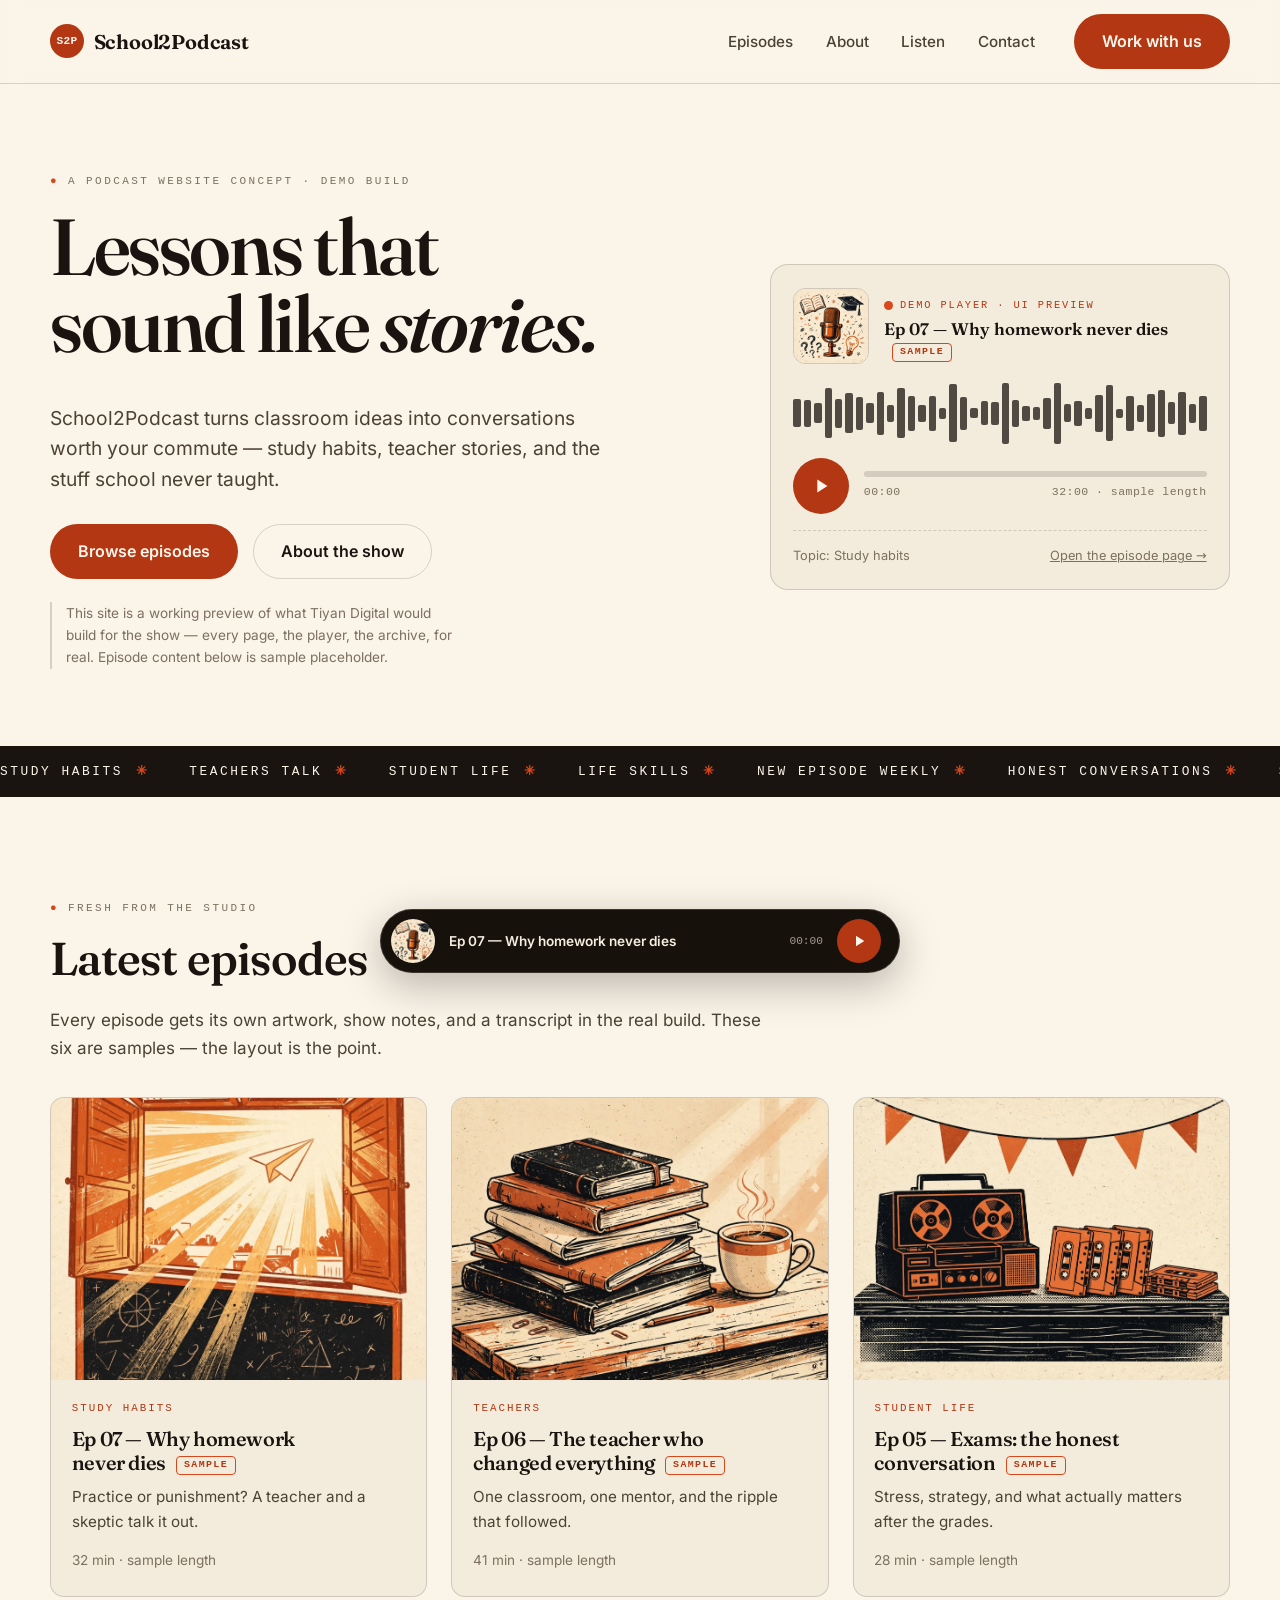
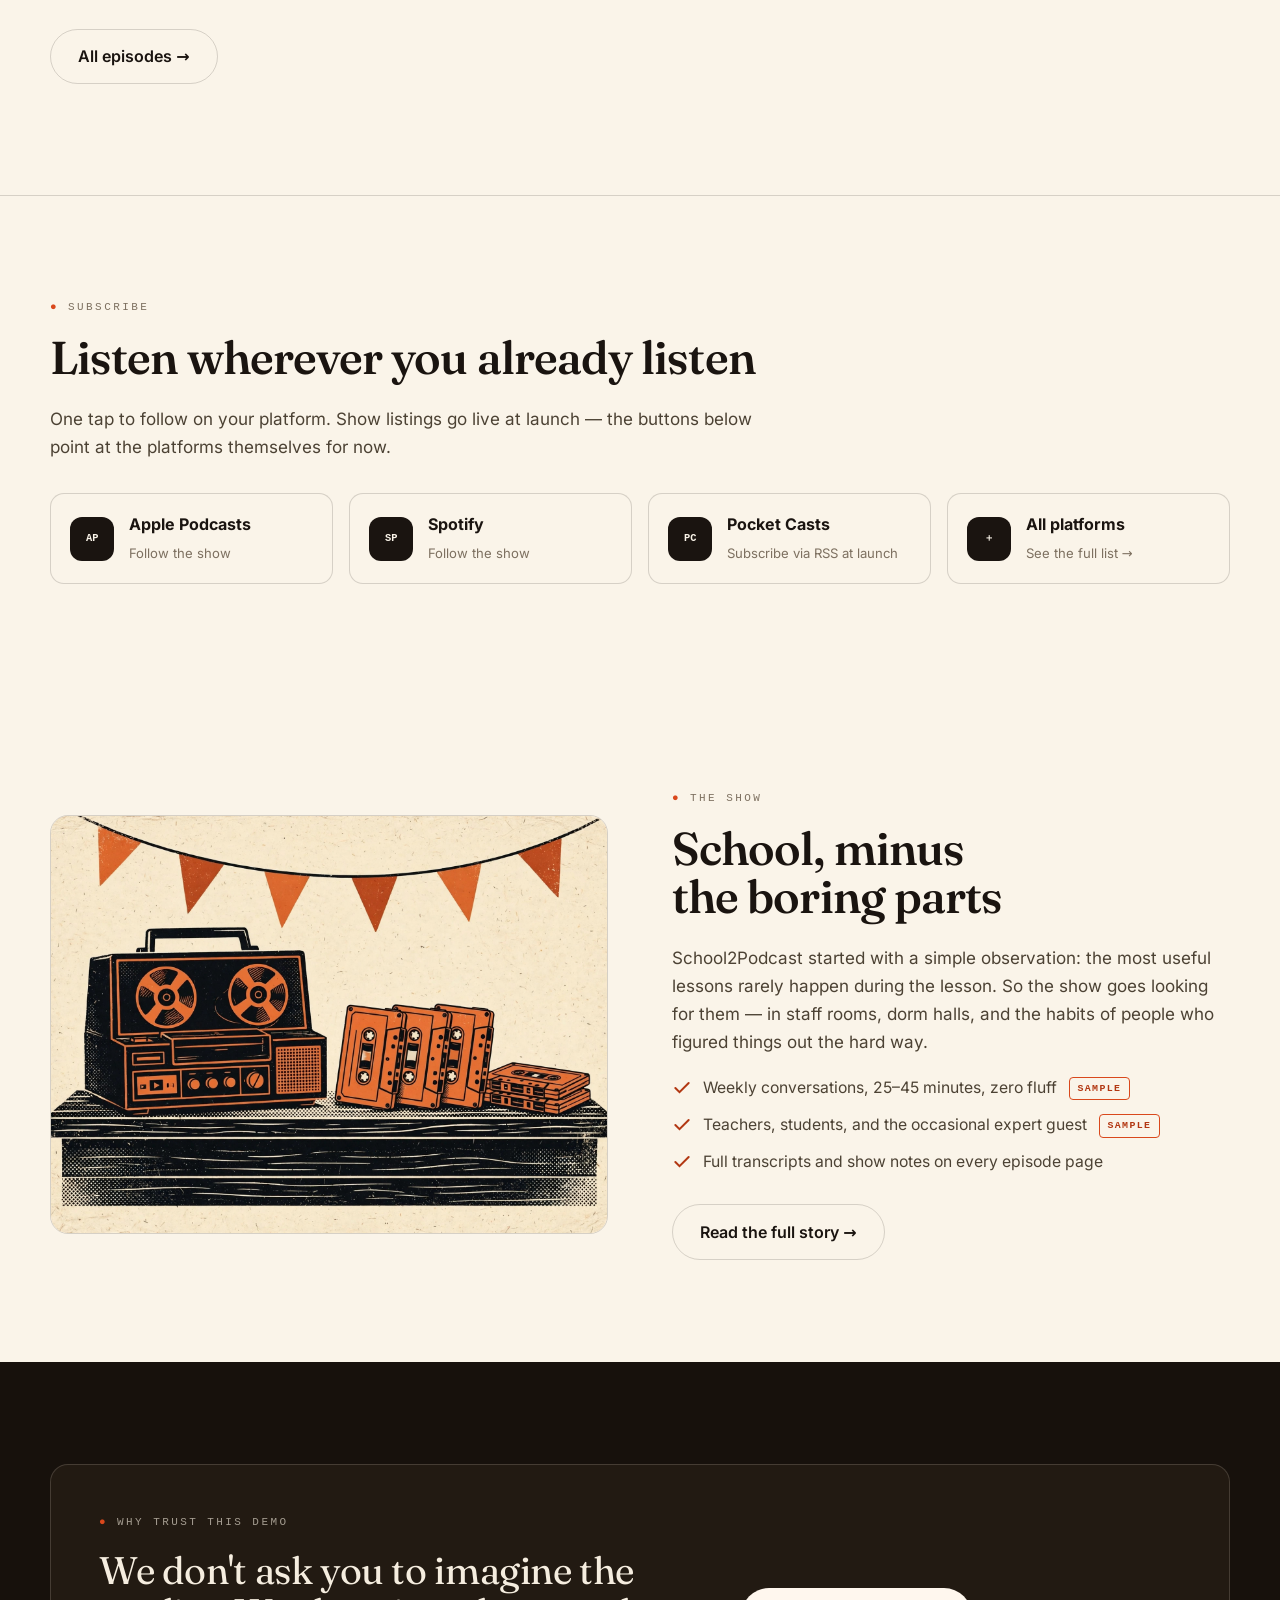
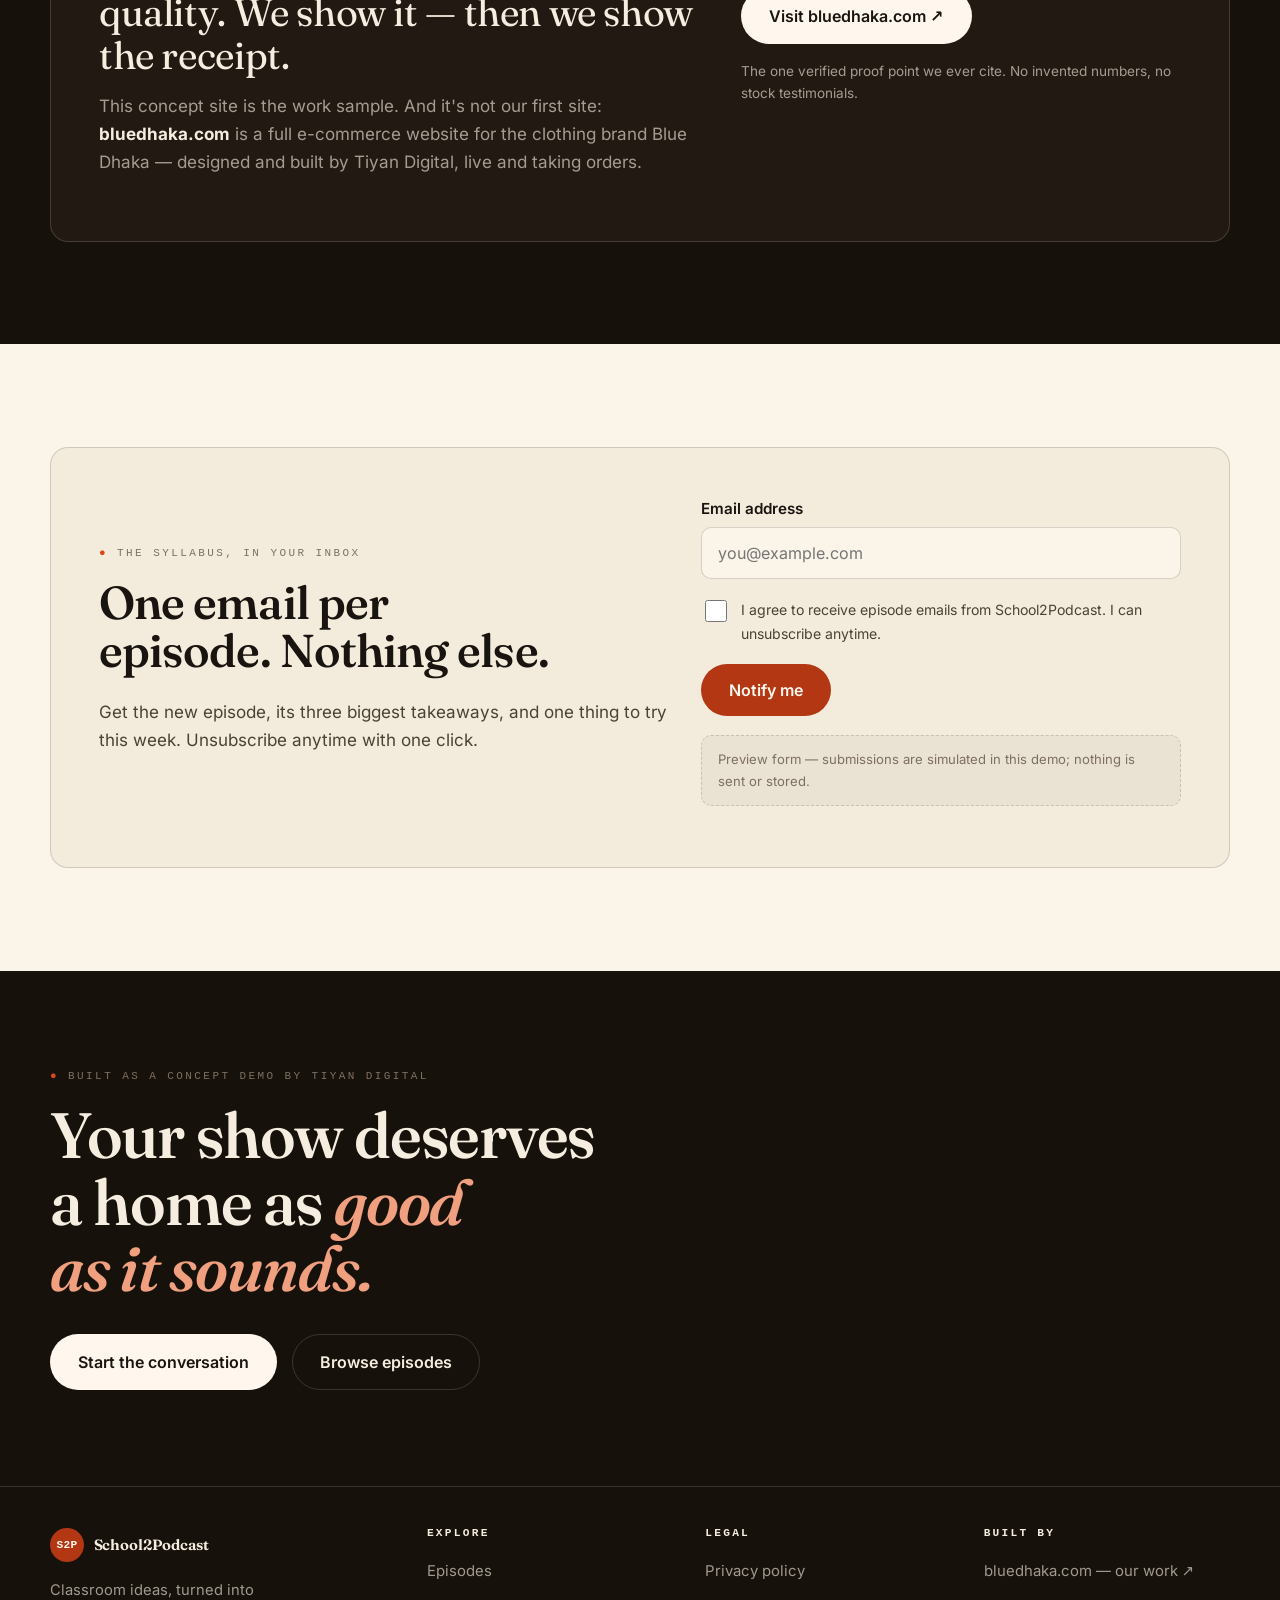
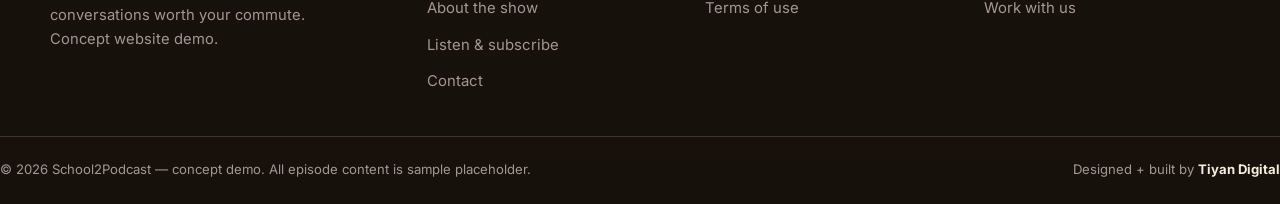
<file: index.html>
<!DOCTYPE html>
<html lang="en">
<head>
<meta charset="utf-8">
<meta name="viewport" content="width=device-width, initial-scale=1">
<title>School2Podcast — Lessons that sound like stories | Concept demo</title>
<meta name="description" content="School2Podcast turns classroom ideas into conversations worth your commute. Browse sample episodes, meet the host, and subscribe — a concept website demo by Tiyan Digital.">
<meta property="og:title" content="School2Podcast — Lessons that sound like stories">
<meta property="og:description" content="A concept website demo for the School2Podcast show, designed and built by Tiyan Digital.">
<meta property="og:type" content="website">
<meta property="og:image" content="images/cover-art.jpg">
<link rel="stylesheet" href="css/main.css">
<link rel="icon" href="images/cover-art.jpg">
<script>document.documentElement.classList.add('js');</script>
</head>
<body>
<a class="skip" href="#main">Skip to content</a>

<header class="site-header">
  <div class="wrap">
    <nav class="nav" aria-label="Primary">
      <a class="brand" href="index.html" aria-label="School2Podcast — home">
        <span class="brand-mark" aria-hidden="true">S2P</span><span data-site>School2Podcast</span>
      </a>
      <ul class="nav-links" id="navLinks">
        <li><a href="episodes.html">Episodes</a></li>
        <li><a href="about.html">About</a></li>
        <li><a href="listen.html">Listen</a></li>
        <li><a href="contact.html">Contact</a></li>
      </ul>
      <a class="btn btn-primary nav-cta" href="contact.html">Work with us</a>
      <button class="menu-btn" id="menuBtn" aria-expanded="false" aria-controls="navLinks" aria-label="Menu">
        <svg viewBox="0 0 24 24" fill="none" stroke-width="2" stroke-linecap="round" aria-hidden="true"><path d="M4 7h16M4 12h16M4 17h16"/></svg>
      </button>
    </nav>
  </div>
</header>

<main id="main">
  <!-- HERO -->
  <section class="hero">
    <div class="wrap hero-grid">
      <div class="hero-copy">
        <p class="kicker"><span class="dot" aria-hidden="true">●</span> A podcast website concept · demo build</p>
        <h1>
          <span class="mask-line"><span>Lessons that</span></span>
          <span class="mask-line"><span>sound like <em>stories.</em></span></span>
        </h1>
        <p class="lede">School2Podcast turns classroom ideas into conversations worth your commute — study habits, teacher stories, and the stuff school never taught.</p>
        <div class="actions">
          <a class="btn btn-primary" href="episodes.html">Browse episodes</a>
          <a class="btn btn-ghost" href="about.html">About the show</a>
        </div>
        <p class="hero-note">This site is a working preview of what Tiyan Digital would build for the show — every page, the player, the archive, for real. Episode content below is sample placeholder.</p>
      </div>

      <div class="console" id="consoleMain" data-player-ui data-duration="1920" data-title="Ep 07 — Why homework never dies">
        <div class="console-top">
          <img class="console-art" src="images/cover-art.jpg" alt="School2Podcast cover art: vintage microphone illustration">
          <div class="console-meta">
            <span class="rec"><i aria-hidden="true"></i>Demo player · UI preview</span>
            <div class="console-title">Ep 07 — Why homework never dies <span class="ph">Sample</span></div>
          </div>
        </div>
        <div class="waveform" role="img" aria-label="Decorative audio waveform"></div>
        <div class="console-bar">
          <button class="play-btn" aria-label="Play preview" aria-pressed="false">
            <svg class="icon-play" viewBox="0 0 24 24" aria-hidden="true"><path d="M8 5v14l11-7z"/></svg>
            <svg class="icon-pause" viewBox="0 0 24 24" aria-hidden="true"><path d="M6 5h4v14H6zM14 5h4v14h-4z"/></svg>
          </button>
          <div class="progress">
            <div class="progress-track" role="slider" tabindex="0" aria-label="Seek in preview" aria-valuemin="0" aria-valuemax="1920" aria-valuenow="0">
              <div class="progress-fill"></div>
            </div>
            <div class="time"><span class="js-time-cur">00:00</span><span>32:00 · sample length</span></div>
          </div>
        </div>
        <div class="console-foot">
          <span>Topic: Study habits</span>
          <span><a href="episode.html">Open the episode page →</a></span>
        </div>
      </div>
    </div>
  </section>

  <!-- MARQUEE -->
  <div class="marquee" aria-label="Topics covered by the show">
    <div class="marquee-track">
      <span>Study habits <b class="sep" aria-hidden="true">✳</b></span><span>Teachers talk <b class="sep" aria-hidden="true">✳</b></span><span>Student life <b class="sep" aria-hidden="true">✳</b></span><span>Life skills <b class="sep" aria-hidden="true">✳</b></span><span>New episode weekly <b class="sep" aria-hidden="true">✳</b></span><span>Honest conversations <b class="sep" aria-hidden="true">✳</b></span>
      <span aria-hidden="true">Study habits <b class="sep">✳</b></span><span aria-hidden="true">Teachers talk <b class="sep">✳</b></span><span aria-hidden="true">Student life <b class="sep">✳</b></span><span aria-hidden="true">Life skills <b class="sep">✳</b></span><span aria-hidden="true">New episode weekly <b class="sep">✳</b></span><span aria-hidden="true">Honest conversations <b class="sep">✳</b></span>
    </div>
  </div>

  <!-- LATEST EPISODES -->
  <section class="block">
    <div class="wrap">
      <div class="sec-head reveal">
        <p class="kicker"><span class="dot" aria-hidden="true">●</span> Fresh from the studio</p>
        <h2>Latest episodes</h2>
        <p>Every episode gets its own artwork, show notes, and a transcript in the real build. These six are samples — the layout is the point.</p>
      </div>
      <div class="ep-grid">
        <a class="ep-card reveal" href="episode.html">
          <img src="images/ep-window.jpg" alt="Illustration: paper airplane flying out of a classroom window">
          <div class="ep-card-body">
            <span class="ep-topic">Study habits</span>
            <h3>Ep 07 — Why homework never dies <span class="ph">Sample</span></h3>
            <p class="ep-blurb">Practice or punishment? A teacher and a skeptic talk it out.</p>
            <span class="ep-meta">32 min · sample length</span>
          </div>
        </a>
        <a class="ep-card reveal" href="episode.html" data-delay="100">
          <img src="images/ep-notebooks.jpg" alt="Illustration: stack of notebooks and a coffee cup on a desk">
          <div class="ep-card-body">
            <span class="ep-topic">Teachers</span>
            <h3>Ep 06 — The teacher who changed everything <span class="ph">Sample</span></h3>
            <p class="ep-blurb">One classroom, one mentor, and the ripple that followed.</p>
            <span class="ep-meta">41 min · sample length</span>
          </div>
        </a>
        <a class="ep-card reveal" href="episode.html" data-delay="200">
          <img src="images/ep-tape.jpg" alt="Illustration: vintage tape recorder with cassette tapes">
          <div class="ep-card-body">
            <span class="ep-topic">Student life</span>
            <h3>Ep 05 — Exams: the honest conversation <span class="ph">Sample</span></h3>
            <p class="ep-blurb">Stress, strategy, and what actually matters after the grades.</p>
            <span class="ep-meta">28 min · sample length</span>
          </div>
        </a>
      </div>
      <div class="sec-head reveal" style="margin-top:2rem">
        <div class="actions"><a class="btn btn-ghost" href="episodes.html">All episodes →</a></div>
      </div>
    </div>
  </section>

  <!-- LISTEN EVERYWHERE -->
  <section class="block hairline-top" style="padding-top:clamp(3.5rem,8vw,7rem)">
    <div class="wrap">
      <div class="sec-head reveal">
        <p class="kicker"><span class="dot" aria-hidden="true">●</span> Subscribe</p>
        <h2>Listen wherever you already listen</h2>
        <p>One tap to follow on your platform. Show listings go live at launch — the buttons below point at the platforms themselves for now.</p>
      </div>
      <div class="platforms">
        <a class="platform reveal" href="https://podcasts.apple.com/" target="_blank" rel="noopener">
          <span class="p-icon" aria-hidden="true">AP</span>
          <span><b>Apple Podcasts</b><small>Follow the show</small></span>
        </a>
        <a class="platform reveal" href="https://open.spotify.com/" target="_blank" rel="noopener" data-delay="80">
          <span class="p-icon" aria-hidden="true">SP</span>
          <span><b>Spotify</b><small>Follow the show</small></span>
        </a>
        <a class="platform reveal" href="https://pocketcasts.com/" target="_blank" rel="noopener" data-delay="160">
          <span class="p-icon" aria-hidden="true">PC</span>
          <span><b>Pocket Casts</b><small>Subscribe via RSS at launch</small></span>
        </a>
        <a class="platform reveal" href="listen.html" data-delay="240">
          <span class="p-icon" aria-hidden="true">＋</span>
          <span><b>All platforms</b><small>See the full list →</small></span>
        </a>
      </div>
    </div>
  </section>

  <!-- ABOUT PREVIEW -->
  <section class="block">
    <div class="wrap split">
      <img class="frame reveal" src="images/ep-tape.jpg" alt="Illustration: vintage tape recorder, the show's recording setup">
      <div class="reveal" data-delay="100">
        <p class="kicker"><span class="dot" aria-hidden="true">●</span> The show</p>
        <h2>School, minus the boring parts</h2>
        <p>School2Podcast started with a simple observation: the most useful lessons rarely happen during the lesson. So the show goes looking for them — in staff rooms, dorm halls, and the habits of people who figured things out the hard way.</p>
        <ul class="check-list">
          <li><svg viewBox="0 0 24 24" fill="none" stroke-width="2.4" stroke-linecap="round" aria-hidden="true"><path d="M4 12l5 5L20 6"/></svg><span>Weekly conversations, 25–45 minutes, zero fluff <span class="ph">Sample</span></span></li>
          <li><svg viewBox="0 0 24 24" fill="none" stroke-width="2.4" stroke-linecap="round" aria-hidden="true"><path d="M4 12l5 5L20 6"/></svg><span>Teachers, students, and the occasional expert guest <span class="ph">Sample</span></span></li>
          <li><svg viewBox="0 0 24 24" fill="none" stroke-width="2.4" stroke-linecap="round" aria-hidden="true"><path d="M4 12l5 5L20 6"/></svg><span>Full transcripts and show notes on every episode page</span></li>
        </ul>
        <div class="actions" style="margin-top:1.8rem"><a class="btn btn-ghost" href="about.html">Read the full story →</a></div>
      </div>
    </div>
  </section>

  <!-- PROOF (the one verified proof point) -->
  <section class="block dark-sec">
    <div class="wrap">
      <div class="proof-card reveal">
        <div>
          <p class="kicker"><span class="dot" aria-hidden="true">●</span> Why trust this demo</p>
          <p class="big">We don't ask you to imagine the quality. We show it — then we show the receipt.</p>
          <p>This concept site is the work sample. And it's not our first site: <strong style="color:var(--dark-ink)">bluedhaka.com</strong> is a full e-commerce website for the clothing brand Blue Dhaka — designed and built by Tiyan Digital, live and taking orders.</p>
        </div>
        <div>
          <a class="btn btn-light" href="https://bluedhaka.com" target="_blank" rel="noopener">Visit bluedhaka.com ↗</a>
          <p style="margin-top:1rem;font-size:0.85rem">The one verified proof point we ever cite. No invented numbers, no stock testimonials.</p>
        </div>
      </div>
    </div>
  </section>

  <!-- NEWSLETTER -->
  <section class="block">
    <div class="wrap">
      <div class="form-card reveal">
        <div>
          <p class="kicker"><span class="dot" aria-hidden="true">●</span> The syllabus, in your inbox</p>
          <h2>One email per episode. Nothing else.</h2>
          <p>Get the new episode, its three biggest takeaways, and one thing to try this week. Unsubscribe anytime with one click.</p>
        </div>
        <form data-demo-form novalidate>
          <div class="field">
            <label for="nlEmail">Email address</label>
            <input type="email" id="nlEmail" name="email" required autocomplete="email" placeholder="you@example.com">
          </div>
          <label class="consent"><input type="checkbox" required> <span>I agree to receive episode emails from <span data-site>School2Podcast</span>. I can unsubscribe anytime.</span></label>
          <button class="btn btn-primary" type="submit">Notify me</button>
          <p class="demo-note">Preview form — submissions are simulated in this demo; nothing is sent or stored.</p>
        </form>
      </div>
    </div>
  </section>
</main>

<!-- sticky mini player -->
<div class="mini-player" id="miniPlayer" aria-hidden="true">
  <img src="images/cover-art.jpg" alt="">
  <span class="mp-title"></span>
  <span class="mp-time">00:00</span>
  <button class="play-btn" aria-label="Play preview" aria-pressed="false">
    <svg class="icon-play" viewBox="0 0 24 24" aria-hidden="true"><path d="M8 5v14l11-7z"/></svg>
    <svg class="icon-pause" viewBox="0 0 24 24" aria-hidden="true"><path d="M6 5h4v14H6zM14 5h4v14h-4z"/></svg>
  </button>
</div>

<footer class="site-footer">
  <div class="footer-cta">
    <div class="wrap">
      <p class="kicker"><span class="dot" aria-hidden="true">●</span> Built as a concept demo by Tiyan Digital</p>
      <h2>Your show deserves a home as <em>good as it sounds.</em></h2>
      <div class="actions" style="display:flex;flex-wrap:wrap;gap:0.9rem;margin-top:1.8rem">
        <a class="btn btn-light" href="contact.html">Start the conversation</a>
        <a class="btn btn-outline-light" href="episodes.html">Browse episodes</a>
      </div>
    </div>
  </div>
  <div class="wrap">
    <div class="footer-grid">
      <div class="footer-brand">
        <a class="brand" href="index.html" style="color:var(--dark-ink);margin-bottom:1rem;display:inline-flex"><span class="brand-mark" aria-hidden="true">S2P</span><span data-site>School2Podcast</span></a>
        <p>Classroom ideas, turned into conversations worth your commute. Concept website demo.</p>
      </div>
      <div>
        <h4>Explore</h4>
        <ul>
          <li><a href="episodes.html">Episodes</a></li>
          <li><a href="about.html">About the show</a></li>
          <li><a href="listen.html">Listen &amp; subscribe</a></li>
          <li><a href="contact.html">Contact</a></li>
        </ul>
      </div>
      <div>
        <h4>Legal</h4>
        <ul>
          <li><a href="privacy.html">Privacy policy</a></li>
          <li><a href="terms.html">Terms of use</a></li>
        </ul>
      </div>
      <div>
        <h4>Built by</h4>
        <ul>
          <li><a href="https://bluedhaka.com" target="_blank" rel="noopener">bluedhaka.com — our work ↗</a></li>
          <li><a href="contact.html">Work with us</a></li>
        </ul>
      </div>
    </div>
  </div>
  <div class="footer-base">
    <div class="wrap" style="display:flex;flex-wrap:wrap;gap:0.6rem 1.5rem;justify-content:space-between;width:100%">
      <span>© <span id="year">2026</span> <span data-site>School2Podcast</span> — concept demo. All episode content is sample placeholder.</span>
      <span>Designed + built by <strong style="color:var(--dark-ink)">Tiyan Digital</strong></span>
    </div>
  </div>
</footer>

<script src="js/site.js"></script>
</body>
</html>
</file>
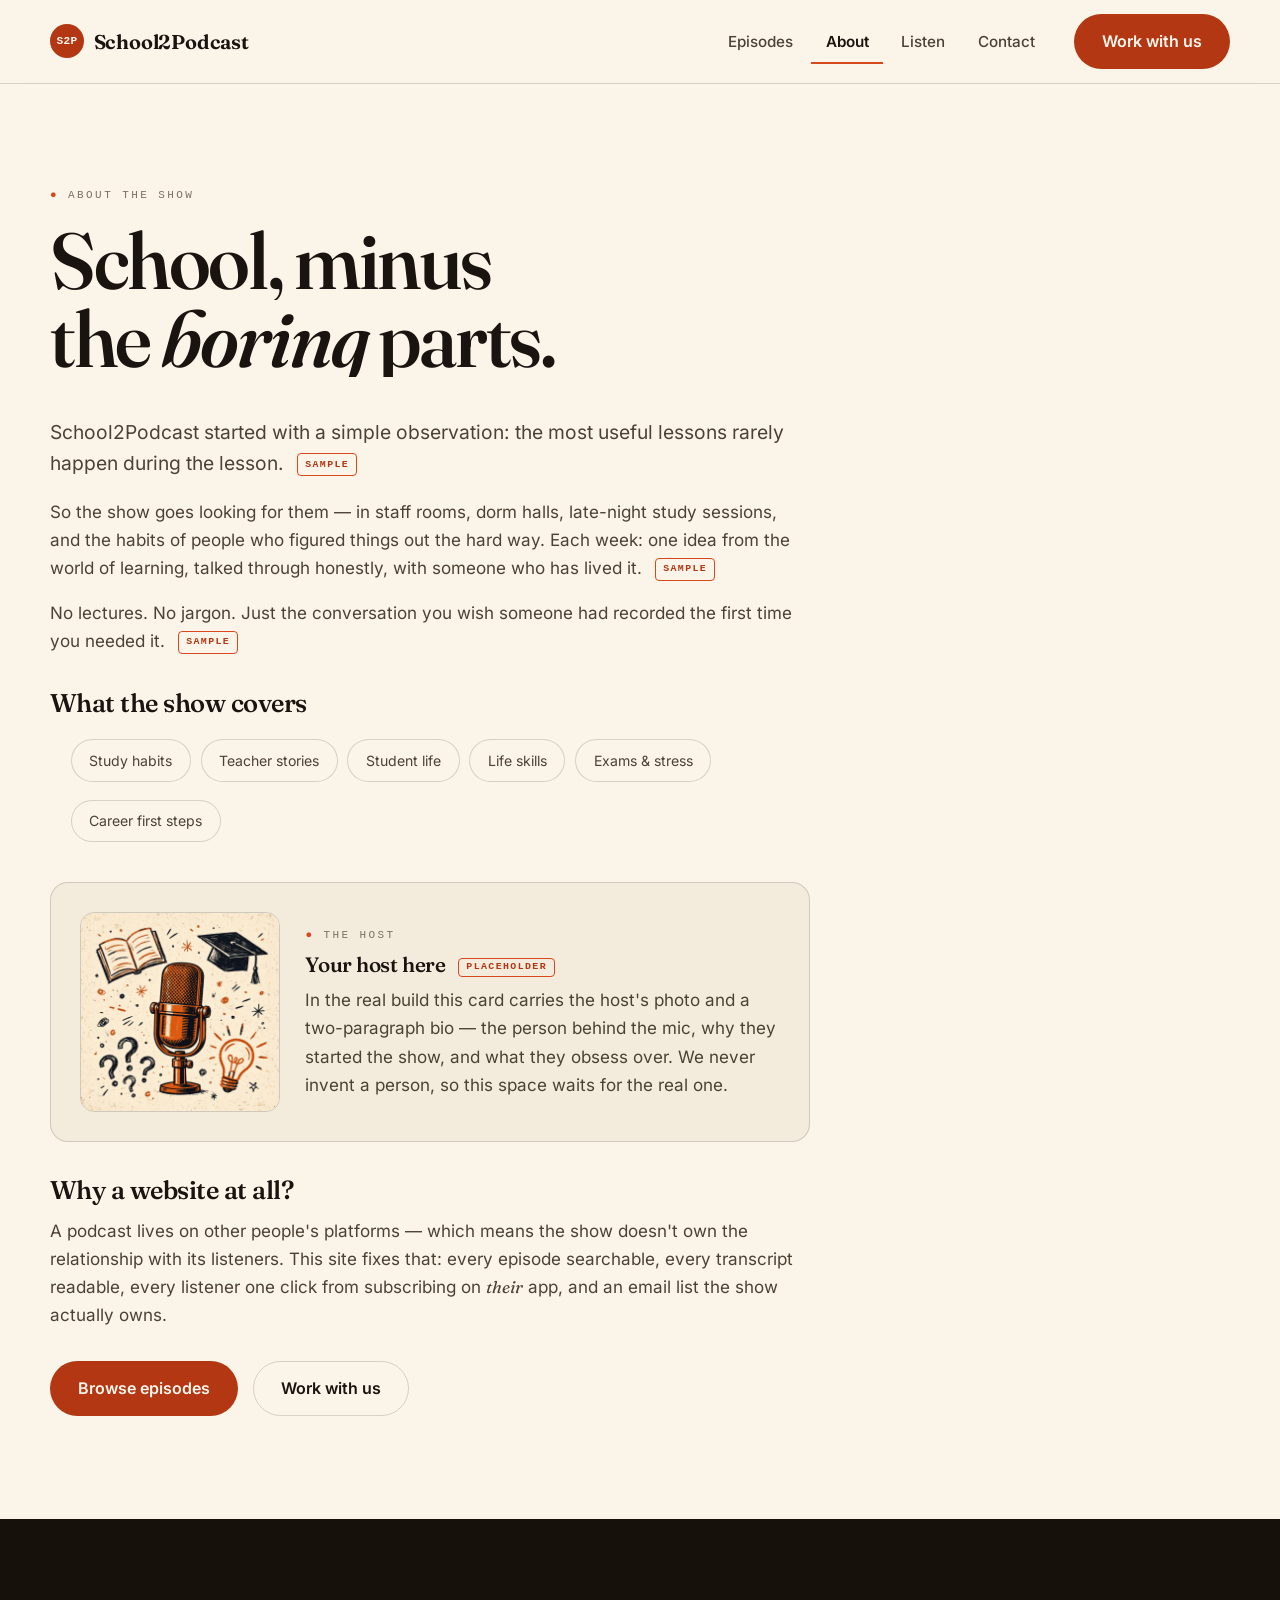
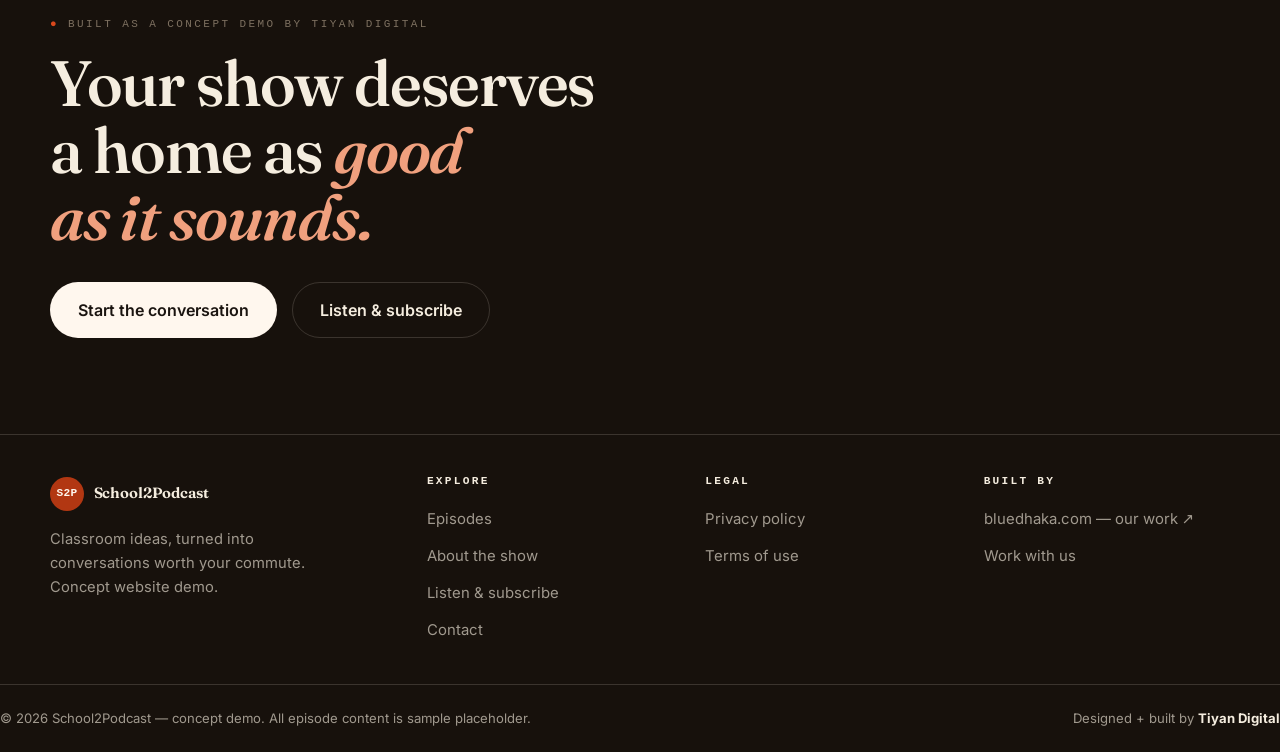
<file: about.html>
<!DOCTYPE html>
<html lang="en">
<head>
<meta charset="utf-8">
<meta name="viewport" content="width=device-width, initial-scale=1">
<title>About the show — School2Podcast | Concept demo</title>
<meta name="description" content="The story behind School2Podcast: why classroom ideas make the best conversations. Sample copy in this concept demo by Tiyan Digital.">
<meta property="og:title" content="About — School2Podcast">
<meta property="og:type" content="website">
<link rel="stylesheet" href="css/main.css">
<link rel="icon" href="images/cover-art.jpg">
<script>document.documentElement.classList.add('js');</script>
</head>
<body>
<a class="skip" href="#main">Skip to content</a>

<header class="site-header">
  <div class="wrap">
    <nav class="nav" aria-label="Primary">
      <a class="brand" href="index.html" aria-label="School2Podcast — home">
        <span class="brand-mark" aria-hidden="true">S2P</span><span data-site>School2Podcast</span>
      </a>
      <ul class="nav-links" id="navLinks">
        <li><a href="episodes.html">Episodes</a></li>
        <li><a href="about.html" aria-current="page">About</a></li>
        <li><a href="listen.html">Listen</a></li>
        <li><a href="contact.html">Contact</a></li>
      </ul>
      <a class="btn btn-primary nav-cta" href="contact.html">Work with us</a>
      <button class="menu-btn" id="menuBtn" aria-expanded="false" aria-controls="navLinks" aria-label="Menu">
        <svg viewBox="0 0 24 24" fill="none" stroke-width="2" stroke-linecap="round" aria-hidden="true"><path d="M4 7h16M4 12h16M4 17h16"/></svg>
      </button>
    </nav>
  </div>
</header>

<main id="main">
  <section class="block">
    <div class="wrap">
      <div class="prose">
        <p class="kicker"><span class="dot" aria-hidden="true">●</span> About the show</p>
        <h1><span class="mask-line"><span>School, minus</span></span> <span class="mask-line"><span>the <em>boring</em> parts.</span></span></h1>
        <p class="lede">School2Podcast started with a simple observation: the most useful lessons rarely happen during the lesson. <span class="ph">Sample</span></p>
        <p>So the show goes looking for them — in staff rooms, dorm halls, late-night study sessions, and the habits of people who figured things out the hard way. Each week: one idea from the world of learning, talked through honestly, with someone who has lived it. <span class="ph">Sample</span></p>
        <p>No lectures. No jargon. Just the conversation you wish someone had recorded the first time you needed it. <span class="ph">Sample</span></p>

        <h2>What the show covers</h2>
        <ul class="topic-chips">
          <li>Study habits</li>
          <li>Teacher stories</li>
          <li>Student life</li>
          <li>Life skills</li>
          <li>Exams &amp; stress</li>
          <li>Career first steps</li>
        </ul>

        <div class="host-card">
          <img src="images/cover-art.jpg" alt="Show artwork placeholder standing in for the host photo">
          <div>
            <p class="kicker" style="margin-bottom:0.6rem"><span class="dot" aria-hidden="true">●</span> The host</p>
            <h3 style="margin-bottom:0.5rem">Your host here <span class="ph">Placeholder</span></h3>
            <p style="margin-bottom:0">In the real build this card carries the host's photo and a two-paragraph bio — the person behind the mic, why they started the show, and what they obsess over. We never invent a person, so this space waits for the real one.</p>
          </div>
        </div>

        <h2>Why a website at all?</h2>
        <p>A podcast lives on other people's platforms — which means the show doesn't own the relationship with its listeners. This site fixes that: every episode searchable, every transcript readable, every listener one click from subscribing on <em>their</em> app, and an email list the show actually owns.</p>
        <div class="actions" style="display:flex;flex-wrap:wrap;gap:0.9rem;margin-top:2rem">
          <a class="btn btn-primary" href="episodes.html">Browse episodes</a>
          <a class="btn btn-ghost" href="contact.html">Work with us</a>
        </div>
      </div>
    </div>
  </section>
</main>

<footer class="site-footer">
  <div class="footer-cta">
    <div class="wrap">
      <p class="kicker"><span class="dot" aria-hidden="true">●</span> Built as a concept demo by Tiyan Digital</p>
      <h2>Your show deserves a home as <em>good as it sounds.</em></h2>
      <div class="actions" style="display:flex;flex-wrap:wrap;gap:0.9rem;margin-top:1.8rem">
        <a class="btn btn-light" href="contact.html">Start the conversation</a>
        <a class="btn btn-outline-light" href="listen.html">Listen &amp; subscribe</a>
      </div>
    </div>
  </div>
  <div class="wrap">
    <div class="footer-grid">
      <div class="footer-brand">
        <a class="brand" href="index.html" style="color:var(--dark-ink);margin-bottom:1rem;display:inline-flex"><span class="brand-mark" aria-hidden="true">S2P</span><span data-site>School2Podcast</span></a>
        <p>Classroom ideas, turned into conversations worth your commute. Concept website demo.</p>
      </div>
      <div>
        <h4>Explore</h4>
        <ul>
          <li><a href="episodes.html">Episodes</a></li>
          <li><a href="about.html">About the show</a></li>
          <li><a href="listen.html">Listen &amp; subscribe</a></li>
          <li><a href="contact.html">Contact</a></li>
        </ul>
      </div>
      <div>
        <h4>Legal</h4>
        <ul>
          <li><a href="privacy.html">Privacy policy</a></li>
          <li><a href="terms.html">Terms of use</a></li>
        </ul>
      </div>
      <div>
        <h4>Built by</h4>
        <ul>
          <li><a href="https://bluedhaka.com" target="_blank" rel="noopener">bluedhaka.com — our work ↗</a></li>
          <li><a href="contact.html">Work with us</a></li>
        </ul>
      </div>
    </div>
  </div>
  <div class="footer-base">
    <div class="wrap" style="display:flex;flex-wrap:wrap;gap:0.6rem 1.5rem;justify-content:space-between;width:100%">
      <span>© <span id="year">2026</span> <span data-site>School2Podcast</span> — concept demo. All episode content is sample placeholder.</span>
      <span>Designed + built by <strong style="color:var(--dark-ink)">Tiyan Digital</strong></span>
    </div>
  </div>
</footer>

<script src="js/site.js"></script>
</body>
</html>
</file>
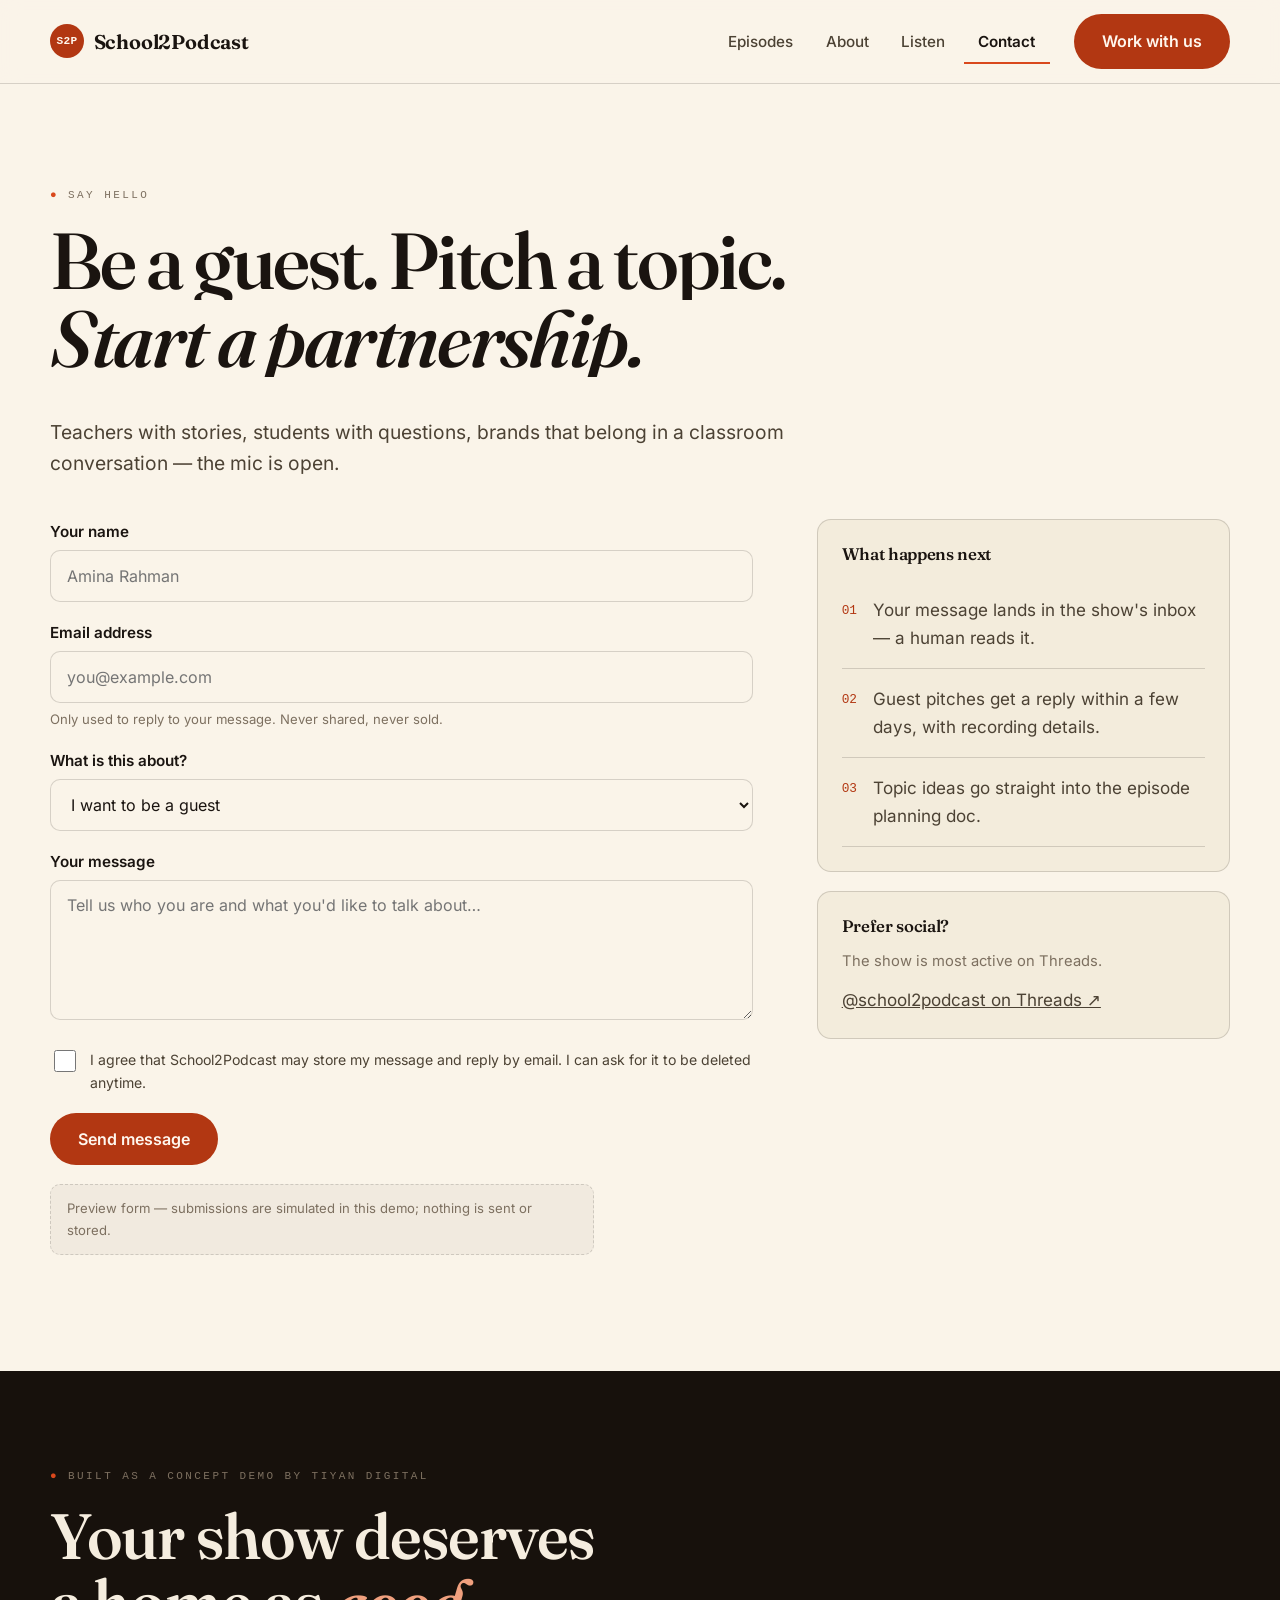
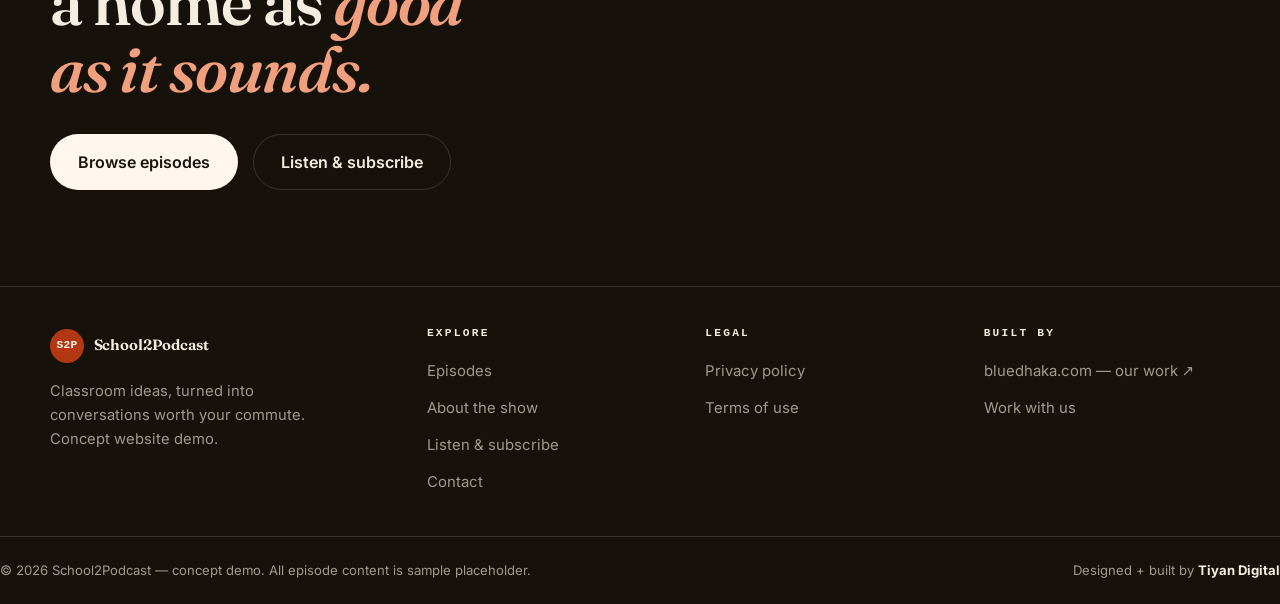
<file: contact.html>
<!DOCTYPE html>
<html lang="en">
<head>
<meta charset="utf-8">
<meta name="viewport" content="width=device-width, initial-scale=1">
<title>Contact — work with us — School2Podcast | Concept demo</title>
<meta name="description" content="Pitch a guest spot, suggest a topic, or talk partnerships with School2Podcast. A concept website demo by Tiyan Digital.">
<meta property="og:title" content="Contact — School2Podcast">
<meta property="og:type" content="website">
<link rel="stylesheet" href="css/main.css">
<link rel="icon" href="images/cover-art.jpg">
<script>document.documentElement.classList.add('js');</script>
</head>
<body>
<a class="skip" href="#main">Skip to content</a>

<header class="site-header">
  <div class="wrap">
    <nav class="nav" aria-label="Primary">
      <a class="brand" href="index.html" aria-label="School2Podcast — home">
        <span class="brand-mark" aria-hidden="true">S2P</span><span data-site>School2Podcast</span>
      </a>
      <ul class="nav-links" id="navLinks">
        <li><a href="episodes.html">Episodes</a></li>
        <li><a href="about.html">About</a></li>
        <li><a href="listen.html">Listen</a></li>
        <li><a href="contact.html" aria-current="page">Contact</a></li>
      </ul>
      <a class="btn btn-primary nav-cta" href="contact.html">Work with us</a>
      <button class="menu-btn" id="menuBtn" aria-expanded="false" aria-controls="navLinks" aria-label="Menu">
        <svg viewBox="0 0 24 24" fill="none" stroke-width="2" stroke-linecap="round" aria-hidden="true"><path d="M4 7h16M4 12h16M4 17h16"/></svg>
      </button>
    </nav>
  </div>
</header>

<main id="main">
  <section class="block">
    <div class="wrap">
      <p class="kicker"><span class="dot" aria-hidden="true">●</span> Say hello</p>
      <h1><span class="mask-line"><span>Be a guest. Pitch a topic.</span></span> <span class="mask-line"><span><em>Start a partnership.</em></span></span></h1>
      <p class="lede">Teachers with stories, students with questions, brands that belong in a classroom conversation — the mic is open.</p>

      <div class="ep-detail" style="margin-top:2.5rem">
        <form data-demo-form novalidate aria-label="Contact form">
          <div class="field">
            <label for="fName">Your name</label>
            <input type="text" id="fName" name="name" required autocomplete="name" placeholder="Amina Rahman">
          </div>
          <div class="field">
            <label for="fEmail">Email address</label>
            <input type="email" id="fEmail" name="email" required autocomplete="email" placeholder="you@example.com">
            <p class="hint">Only used to reply to your message. Never shared, never sold.</p>
          </div>
          <div class="field">
            <label for="fTopic">What is this about?</label>
            <select id="fTopic" name="topic">
              <option>I want to be a guest</option>
              <option>I have a topic idea</option>
              <option>Sponsorship / partnership</option>
              <option>Just saying hello</option>
            </select>
          </div>
          <div class="field">
            <label for="fMsg">Your message</label>
            <textarea id="fMsg" name="message" required placeholder="Tell us who you are and what you'd like to talk about…"></textarea>
          </div>
          <label class="consent"><input type="checkbox" required> <span>I agree that <span data-site>School2Podcast</span> may store my message and reply by email. I can ask for it to be deleted anytime.</span></label>
          <button class="btn btn-primary" type="submit">Send message</button>
          <p class="demo-note">Preview form — submissions are simulated in this demo; nothing is sent or stored.</p>
        </form>

        <aside aria-label="What happens next">
          <div class="side-card">
            <h3>What happens next</h3>
            <ol class="notes" style="border-top:none">
              <li><span class="n">01</span><span>Your message lands in the show's inbox — a human reads it.</span></li>
              <li><span class="n">02</span><span>Guest pitches get a reply within a few days, with recording details.</span></li>
              <li><span class="n">03</span><span>Topic ideas go straight into the episode planning doc.</span></li>
            </ol>
          </div>
          <div class="side-card">
            <h3>Prefer social?</h3>
            <p style="font-size:0.92rem;color:var(--muted);margin-bottom:0.8rem">The show is most active on Threads.</p>
            <p style="margin:0"><a href="https://www.threads.net/" target="_blank" rel="noopener">@school2podcast on Threads ↗</a></p>
          </div>
        </aside>
      </div>
    </div>
  </section>
</main>

<footer class="site-footer">
  <div class="footer-cta">
    <div class="wrap">
      <p class="kicker"><span class="dot" aria-hidden="true">●</span> Built as a concept demo by Tiyan Digital</p>
      <h2>Your show deserves a home as <em>good as it sounds.</em></h2>
      <div class="actions" style="display:flex;flex-wrap:wrap;gap:0.9rem;margin-top:1.8rem">
        <a class="btn btn-light" href="episodes.html">Browse episodes</a>
        <a class="btn btn-outline-light" href="listen.html">Listen &amp; subscribe</a>
      </div>
    </div>
  </div>
  <div class="wrap">
    <div class="footer-grid">
      <div class="footer-brand">
        <a class="brand" href="index.html" style="color:var(--dark-ink);margin-bottom:1rem;display:inline-flex"><span class="brand-mark" aria-hidden="true">S2P</span><span data-site>School2Podcast</span></a>
        <p>Classroom ideas, turned into conversations worth your commute. Concept website demo.</p>
      </div>
      <div>
        <h4>Explore</h4>
        <ul>
          <li><a href="episodes.html">Episodes</a></li>
          <li><a href="about.html">About the show</a></li>
          <li><a href="listen.html">Listen &amp; subscribe</a></li>
          <li><a href="contact.html">Contact</a></li>
        </ul>
      </div>
      <div>
        <h4>Legal</h4>
        <ul>
          <li><a href="privacy.html">Privacy policy</a></li>
          <li><a href="terms.html">Terms of use</a></li>
        </ul>
      </div>
      <div>
        <h4>Built by</h4>
        <ul>
          <li><a href="https://bluedhaka.com" target="_blank" rel="noopener">bluedhaka.com — our work ↗</a></li>
          <li><a href="contact.html">Work with us</a></li>
        </ul>
      </div>
    </div>
  </div>
  <div class="footer-base">
    <div class="wrap" style="display:flex;flex-wrap:wrap;gap:0.6rem 1.5rem;justify-content:space-between;width:100%">
      <span>© <span id="year">2026</span> <span data-site>School2Podcast</span> — concept demo. All episode content is sample placeholder.</span>
      <span>Designed + built by <strong style="color:var(--dark-ink)">Tiyan Digital</strong></span>
    </div>
  </div>
</footer>

<script src="js/site.js"></script>
</body>
</html>
</file>
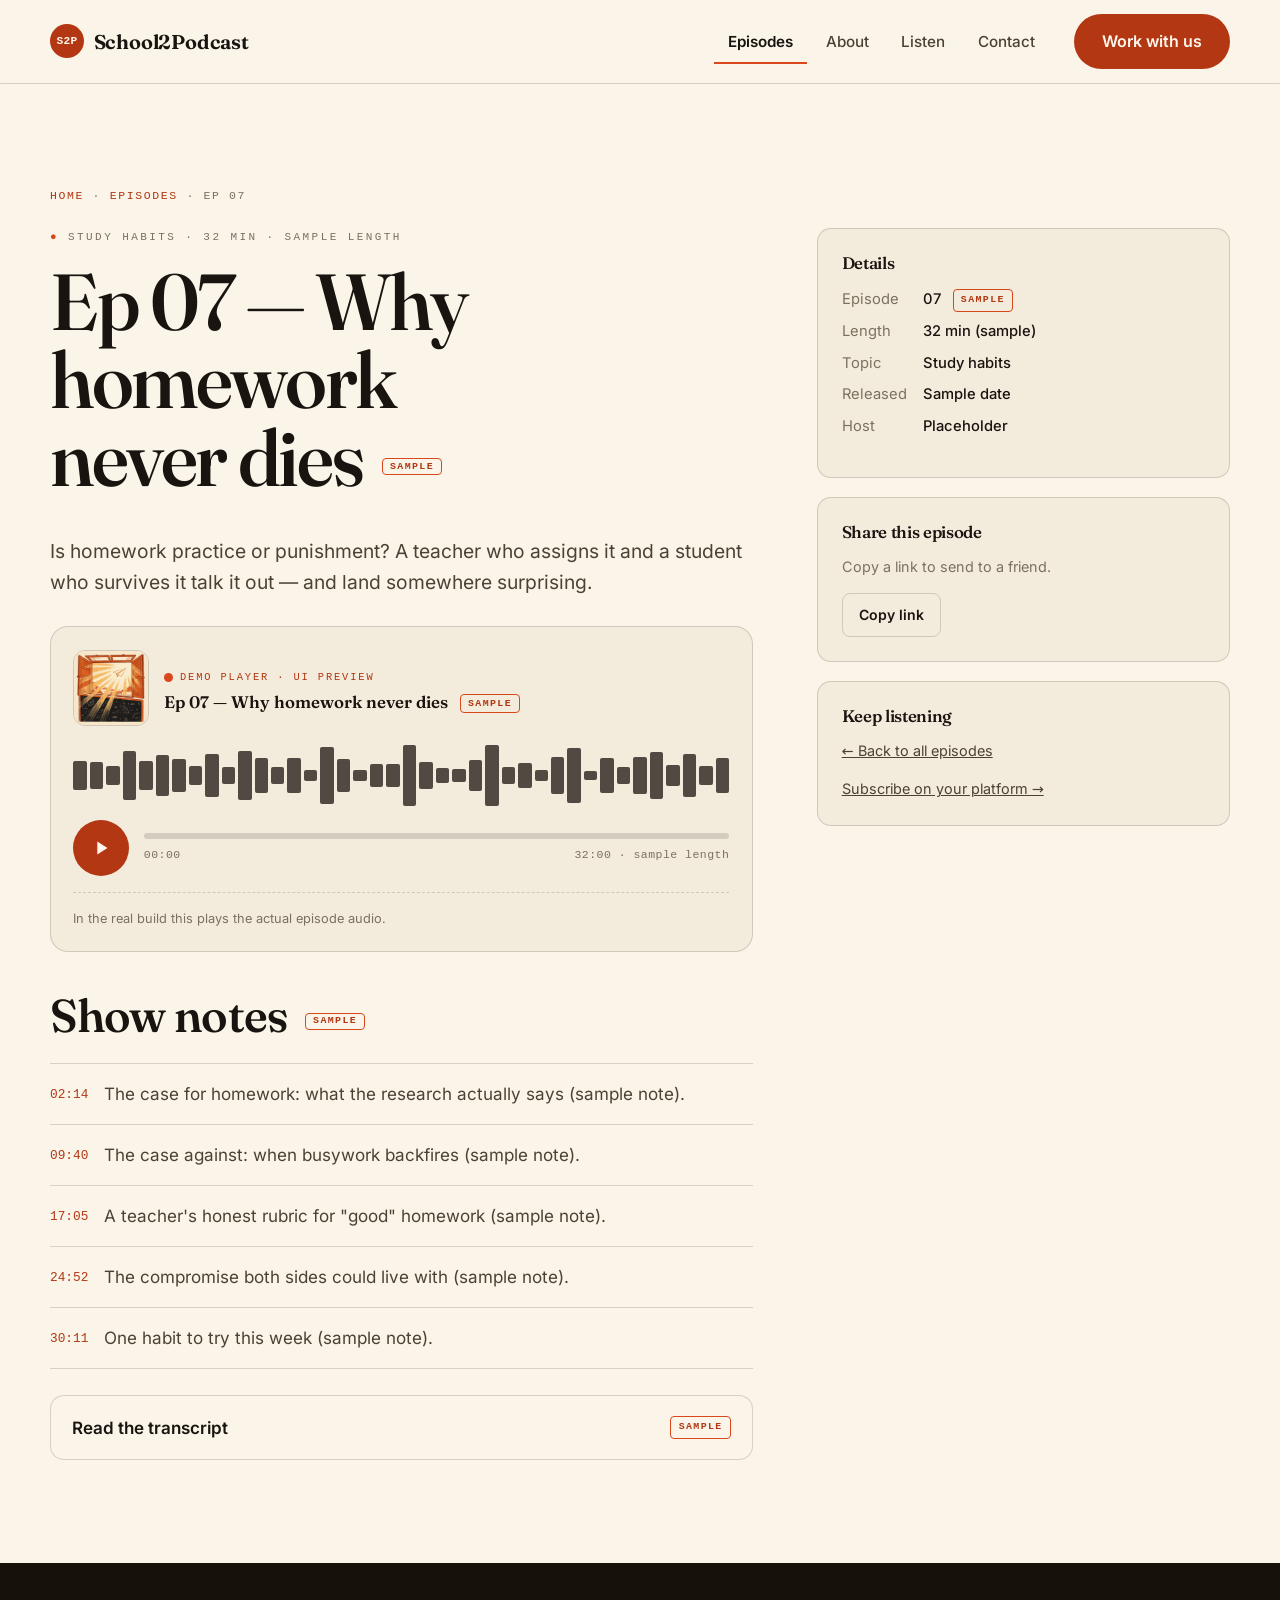
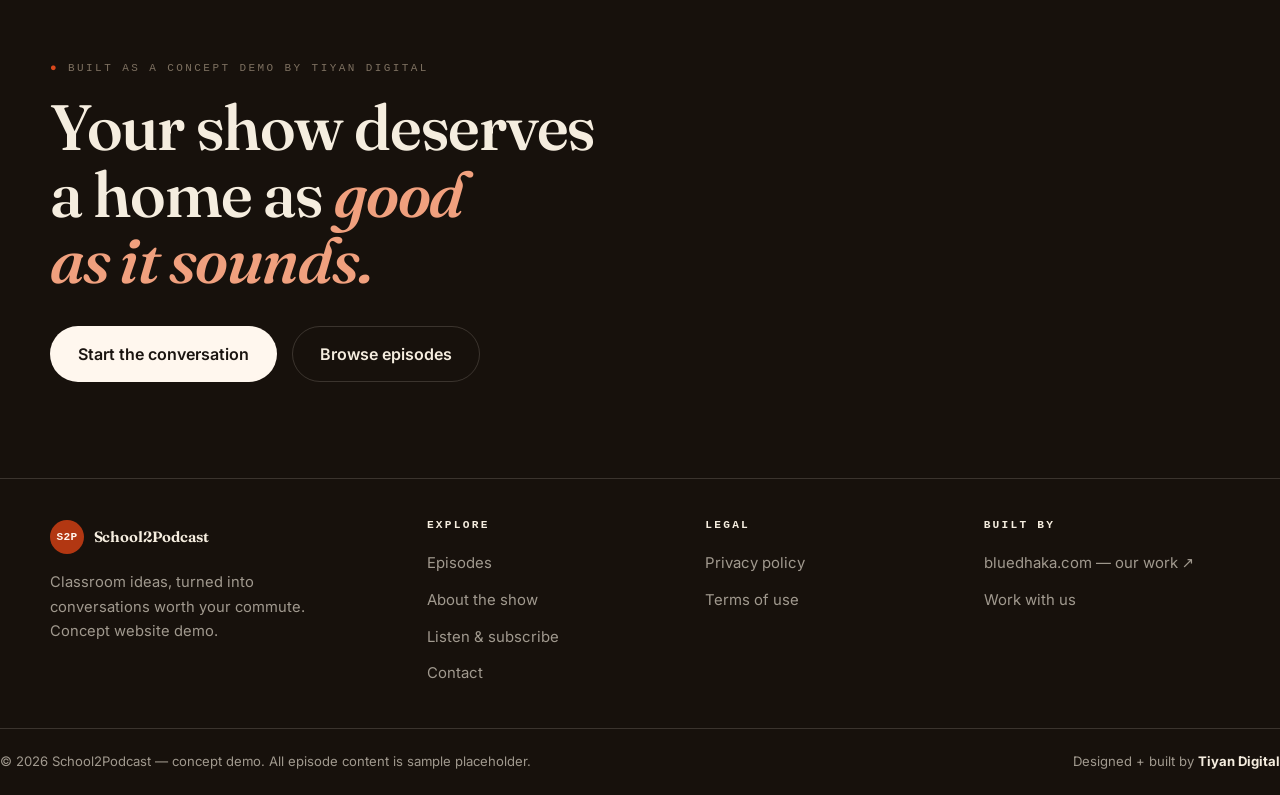
<file: episode.html>
<!DOCTYPE html>
<html lang="en">
<head>
<meta charset="utf-8">
<meta name="viewport" content="width=device-width, initial-scale=1">
<title>Ep 07 — Why homework never dies (Sample) — School2Podcast</title>
<meta name="description" content="Sample episode page for School2Podcast: show notes, demo player, and transcript — a concept website demo by Tiyan Digital.">
<meta property="og:title" content="Ep 07 — Why homework never dies — School2Podcast">
<meta property="og:type" content="article">
<link rel="stylesheet" href="css/main.css">
<link rel="icon" href="images/cover-art.jpg">
<script>document.documentElement.classList.add('js');</script>
</head>
<body>
<a class="skip" href="#main">Skip to content</a>

<header class="site-header">
  <div class="wrap">
    <nav class="nav" aria-label="Primary">
      <a class="brand" href="index.html" aria-label="School2Podcast — home">
        <span class="brand-mark" aria-hidden="true">S2P</span><span data-site>School2Podcast</span>
      </a>
      <ul class="nav-links" id="navLinks">
        <li><a href="episodes.html" aria-current="page">Episodes</a></li>
        <li><a href="about.html">About</a></li>
        <li><a href="listen.html">Listen</a></li>
        <li><a href="contact.html">Contact</a></li>
      </ul>
      <a class="btn btn-primary nav-cta" href="contact.html">Work with us</a>
      <button class="menu-btn" id="menuBtn" aria-expanded="false" aria-controls="navLinks" aria-label="Menu">
        <svg viewBox="0 0 24 24" fill="none" stroke-width="2" stroke-linecap="round" aria-hidden="true"><path d="M4 7h16M4 12h16M4 17h16"/></svg>
      </button>
    </nav>
  </div>
</header>

<main id="main">
  <section class="block">
    <div class="wrap">
      <p class="breadcrumb"><a href="index.html">Home</a> · <a href="episodes.html">Episodes</a> · Ep 07</p>
      <div class="ep-detail">
        <div>
          <p class="kicker"><span class="dot" aria-hidden="true">●</span> Study habits · 32 min · sample length</p>
          <h1>Ep 07 — Why homework never dies <span class="ph">Sample</span></h1>
          <p class="lede">Is homework practice or punishment? A teacher who assigns it and a student who survives it talk it out — and land somewhere surprising.</p>

          <div class="console" id="consoleMain" data-player-ui data-duration="1920" data-title="Ep 07 — Why homework never dies" style="max-width:none;justify-self:stretch;margin-top:1.8rem">
            <div class="console-top">
              <img class="console-art" src="images/ep-window.jpg" alt="Episode artwork: paper airplane flying out of a classroom window">
              <div class="console-meta">
                <span class="rec"><i aria-hidden="true"></i>Demo player · UI preview</span>
                <div class="console-title">Ep 07 — Why homework never dies <span class="ph">Sample</span></div>
              </div>
            </div>
            <div class="waveform" role="img" aria-label="Decorative audio waveform"></div>
            <div class="console-bar">
              <button class="play-btn" aria-label="Play preview" aria-pressed="false">
                <svg class="icon-play" viewBox="0 0 24 24" aria-hidden="true"><path d="M8 5v14l11-7z"/></svg>
                <svg class="icon-pause" viewBox="0 0 24 24" aria-hidden="true"><path d="M6 5h4v14H6zM14 5h4v14h-4z"/></svg>
              </button>
              <div class="progress">
                <div class="progress-track" role="slider" tabindex="0" aria-label="Seek in preview" aria-valuemin="0" aria-valuemax="1920" aria-valuenow="0">
                  <div class="progress-fill"></div>
                </div>
                <div class="time"><span class="js-time-cur">00:00</span><span>32:00 · sample length</span></div>
              </div>
            </div>
            <div class="console-foot">
              <span>In the real build this plays the actual episode audio.</span>
            </div>
          </div>

          <h2 style="margin-top:2.5rem">Show notes <span class="ph">Sample</span></h2>
          <ol class="notes">
            <li><span class="n">02:14</span><span>The case for homework: what the research actually says (sample note).</span></li>
            <li><span class="n">09:40</span><span>The case against: when busywork backfires (sample note).</span></li>
            <li><span class="n">17:05</span><span>A teacher's honest rubric for "good" homework (sample note).</span></li>
            <li><span class="n">24:52</span><span>The compromise both sides could live with (sample note).</span></li>
            <li><span class="n">30:11</span><span>One habit to try this week (sample note).</span></li>
          </ol>

          <details class="transcript">
            <summary>Read the transcript <span class="ph">Sample</span></summary>
            <div class="t-body">
              <p><strong>Host:</strong> Welcome back to School2Podcast. Today we're asking a question every student has shouted into a pillow at least once: why does homework never die?</p>
              <p><strong>Guest:</strong> Because the alternative — doing nothing between classes — dies faster…</p>
              <p><em>This is placeholder transcript text for the demo. Real transcripts ship with every episode in the final build.</em></p>
            </div>
          </details>
        </div>

        <aside aria-label="Episode details">
          <div class="side-card">
            <h3>Details</h3>
            <dl class="kv">
              <dt>Episode</dt><dd>07 <span class="ph">Sample</span></dd>
              <dt>Length</dt><dd>32 min (sample)</dd>
              <dt>Topic</dt><dd>Study habits</dd>
              <dt>Released</dt><dd>Sample date</dd>
              <dt>Host</dt><dd>Placeholder</dd>
            </dl>
          </div>
          <div class="side-card">
            <h3>Share this episode</h3>
            <p style="font-size:0.9rem;color:var(--muted)">Copy a link to send to a friend.</p>
            <button class="copy-btn" data-copy="https://school2podcast.com/episode.html"><span>Copy link</span></button>
          </div>
          <div class="side-card">
            <h3>Keep listening</h3>
            <p style="font-size:0.9rem"><a href="episodes.html">← Back to all episodes</a></p>
            <p style="font-size:0.9rem;margin:0"><a href="listen.html">Subscribe on your platform →</a></p>
          </div>
        </aside>
      </div>
    </div>
  </section>
</main>

<footer class="site-footer">
  <div class="footer-cta">
    <div class="wrap">
      <p class="kicker"><span class="dot" aria-hidden="true">●</span> Built as a concept demo by Tiyan Digital</p>
      <h2>Your show deserves a home as <em>good as it sounds.</em></h2>
      <div class="actions" style="display:flex;flex-wrap:wrap;gap:0.9rem;margin-top:1.8rem">
        <a class="btn btn-light" href="contact.html">Start the conversation</a>
        <a class="btn btn-outline-light" href="episodes.html">Browse episodes</a>
      </div>
    </div>
  </div>
  <div class="wrap">
    <div class="footer-grid">
      <div class="footer-brand">
        <a class="brand" href="index.html" style="color:var(--dark-ink);margin-bottom:1rem;display:inline-flex"><span class="brand-mark" aria-hidden="true">S2P</span><span data-site>School2Podcast</span></a>
        <p>Classroom ideas, turned into conversations worth your commute. Concept website demo.</p>
      </div>
      <div>
        <h4>Explore</h4>
        <ul>
          <li><a href="episodes.html">Episodes</a></li>
          <li><a href="about.html">About the show</a></li>
          <li><a href="listen.html">Listen &amp; subscribe</a></li>
          <li><a href="contact.html">Contact</a></li>
        </ul>
      </div>
      <div>
        <h4>Legal</h4>
        <ul>
          <li><a href="privacy.html">Privacy policy</a></li>
          <li><a href="terms.html">Terms of use</a></li>
        </ul>
      </div>
      <div>
        <h4>Built by</h4>
        <ul>
          <li><a href="https://bluedhaka.com" target="_blank" rel="noopener">bluedhaka.com — our work ↗</a></li>
          <li><a href="contact.html">Work with us</a></li>
        </ul>
      </div>
    </div>
  </div>
  <div class="footer-base">
    <div class="wrap" style="display:flex;flex-wrap:wrap;gap:0.6rem 1.5rem;justify-content:space-between;width:100%">
      <span>© <span id="year">2026</span> <span data-site>School2Podcast</span> — concept demo. All episode content is sample placeholder.</span>
      <span>Designed + built by <strong style="color:var(--dark-ink)">Tiyan Digital</strong></span>
    </div>
  </div>
</footer>

<script src="js/site.js"></script>
</body>
</html>
</file>
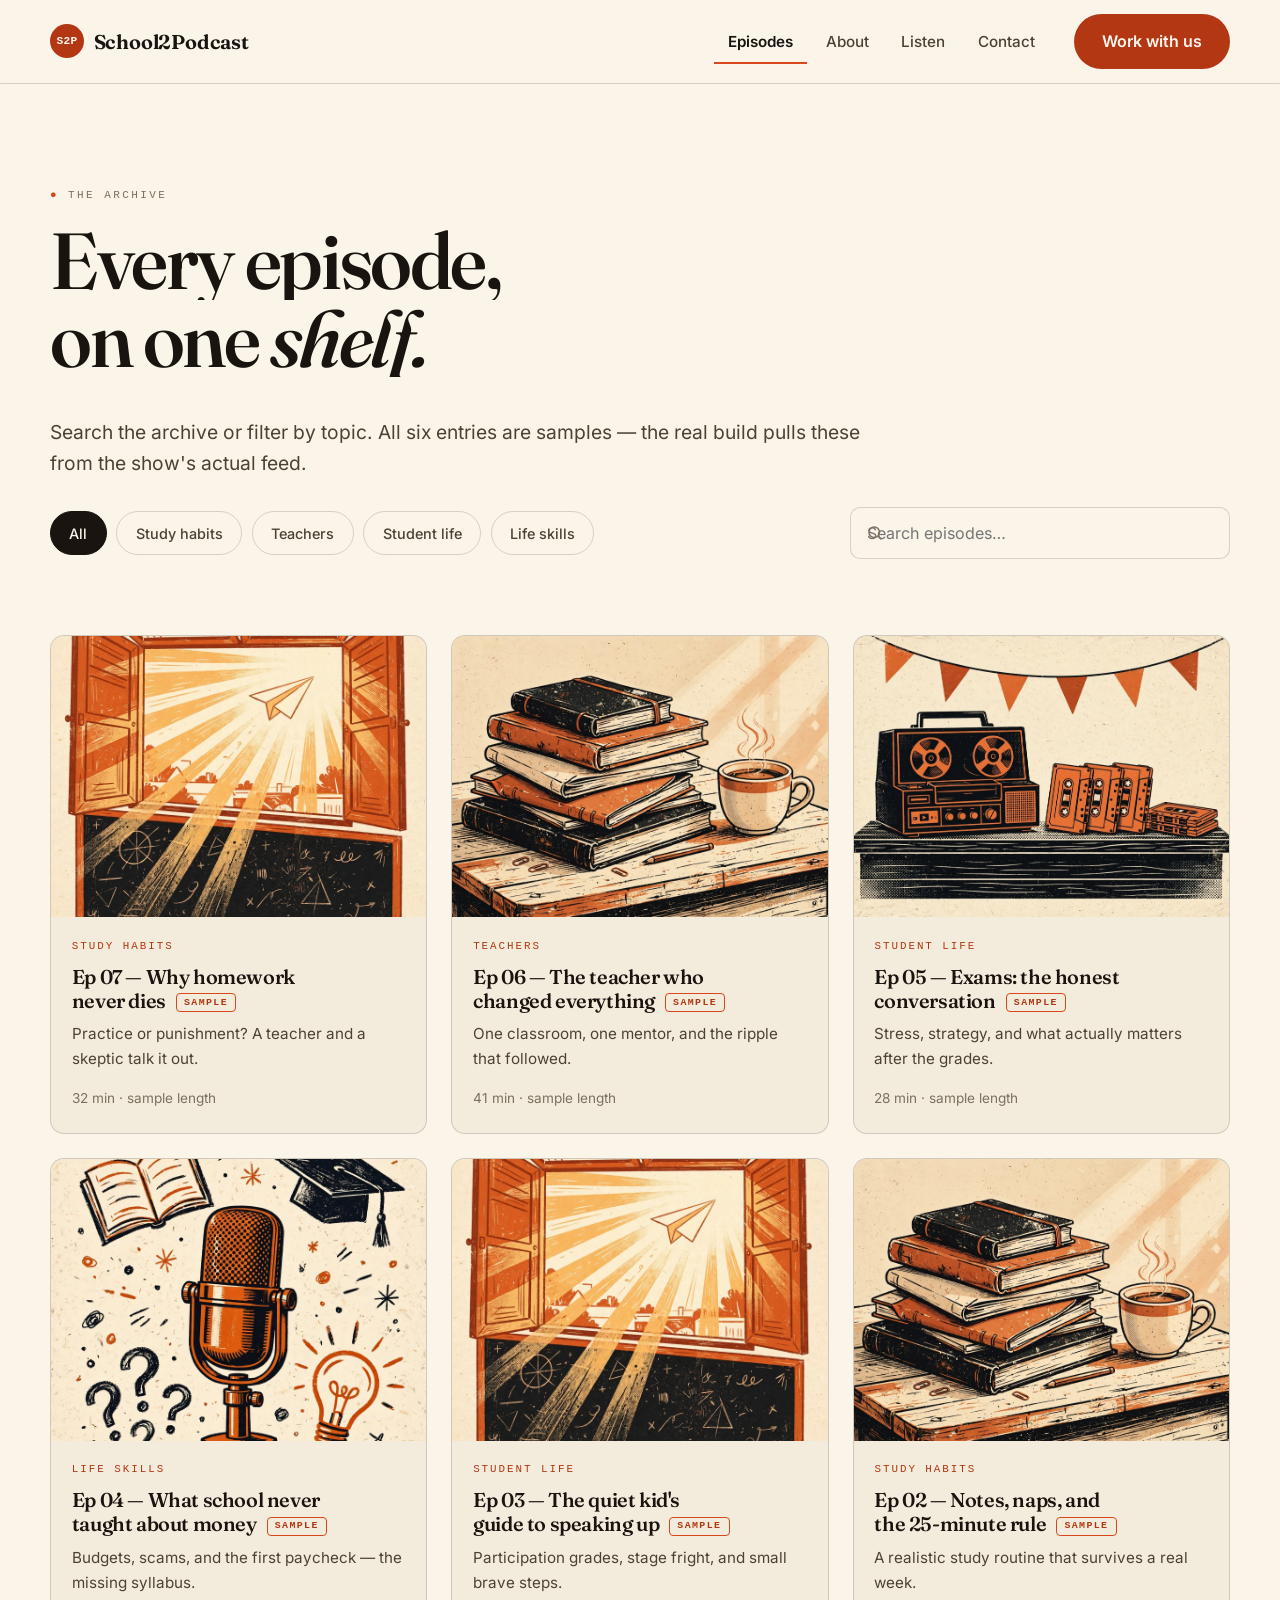
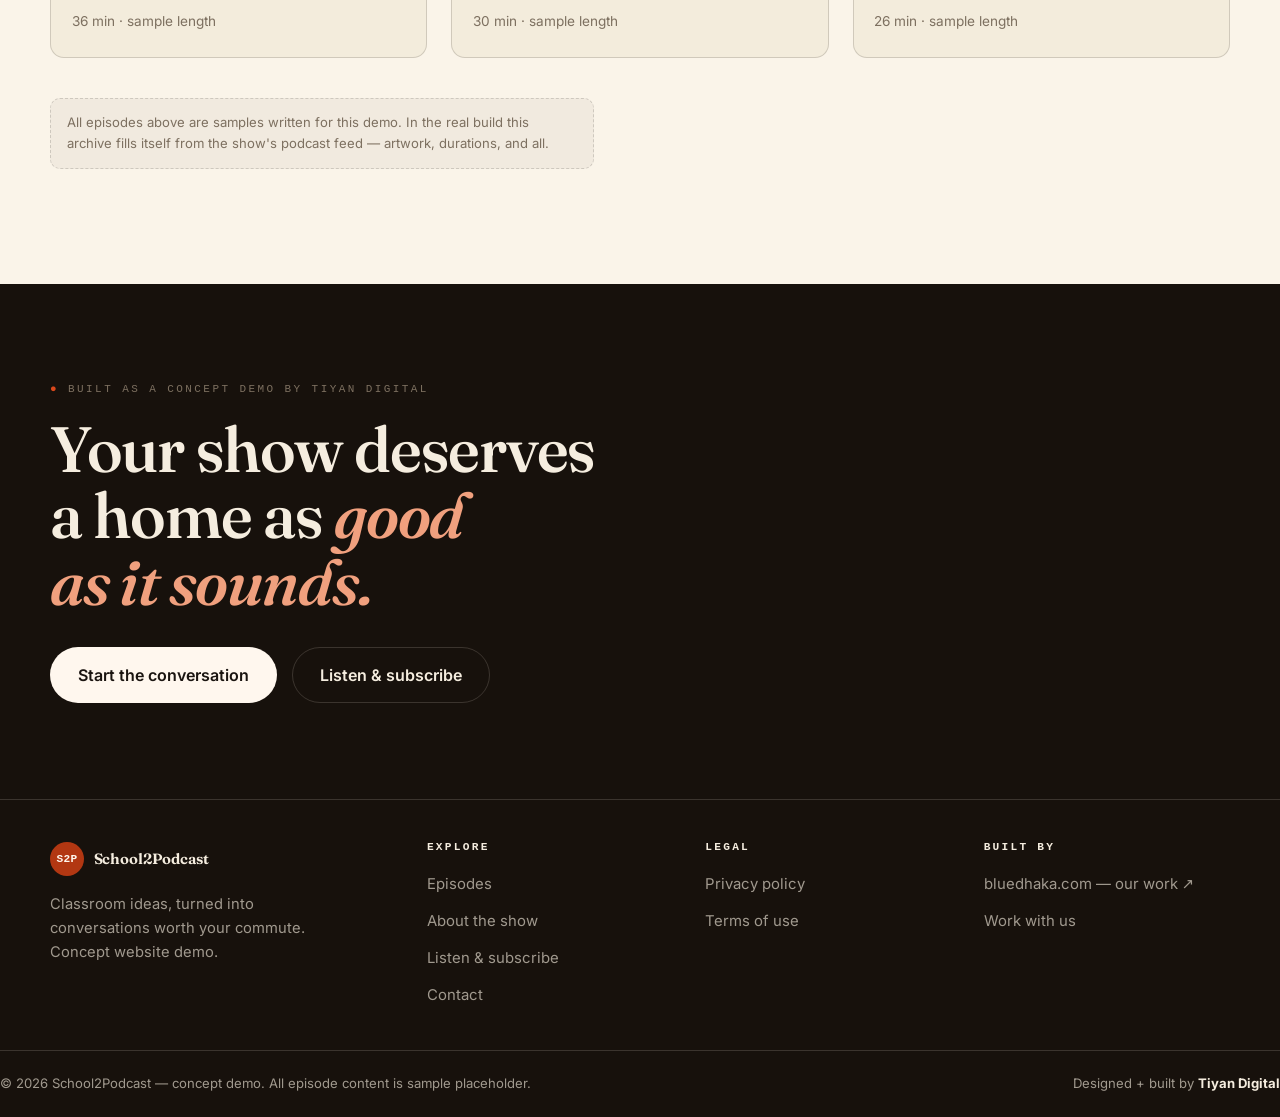
<file: episodes.html>
<!DOCTYPE html>
<html lang="en">
<head>
<meta charset="utf-8">
<meta name="viewport" content="width=device-width, initial-scale=1">
<title>Episodes — School2Podcast | Concept demo</title>
<meta name="description" content="Browse every School2Podcast episode: study habits, teacher stories, student life. Sample episode data in this concept demo by Tiyan Digital.">
<meta property="og:title" content="Episodes — School2Podcast">
<meta property="og:type" content="website">
<link rel="stylesheet" href="css/main.css">
<link rel="icon" href="images/cover-art.jpg">
<script>document.documentElement.classList.add('js');</script>
</head>
<body>
<a class="skip" href="#main">Skip to content</a>

<header class="site-header">
  <div class="wrap">
    <nav class="nav" aria-label="Primary">
      <a class="brand" href="index.html" aria-label="School2Podcast — home">
        <span class="brand-mark" aria-hidden="true">S2P</span><span data-site>School2Podcast</span>
      </a>
      <ul class="nav-links" id="navLinks">
        <li><a href="episodes.html" aria-current="page">Episodes</a></li>
        <li><a href="about.html">About</a></li>
        <li><a href="listen.html">Listen</a></li>
        <li><a href="contact.html">Contact</a></li>
      </ul>
      <a class="btn btn-primary nav-cta" href="contact.html">Work with us</a>
      <button class="menu-btn" id="menuBtn" aria-expanded="false" aria-controls="navLinks" aria-label="Menu">
        <svg viewBox="0 0 24 24" fill="none" stroke-width="2" stroke-linecap="round" aria-hidden="true"><path d="M4 7h16M4 12h16M4 17h16"/></svg>
      </button>
    </nav>
  </div>
</header>

<main id="main">
  <section class="block" style="padding-bottom:1rem">
    <div class="wrap">
      <p class="kicker"><span class="dot" aria-hidden="true">●</span> The archive</p>
      <h1><span class="mask-line"><span>Every episode,</span></span> <span class="mask-line"><span>on one <em>shelf.</em></span></span></h1>
      <p class="lede">Search the archive or filter by topic. All six entries are samples — the real build pulls these from the show's actual feed.</p>

      <div class="toolbar">
        <div class="chips" role="group" aria-label="Filter by topic">
          <button class="chip" data-filter="all" aria-pressed="true">All</button>
          <button class="chip" data-filter="study" aria-pressed="false">Study habits</button>
          <button class="chip" data-filter="teachers" aria-pressed="false">Teachers</button>
          <button class="chip" data-filter="life" aria-pressed="false">Student life</button>
          <button class="chip" data-filter="skills" aria-pressed="false">Life skills</button>
        </div>
        <div class="search-box">
          <svg viewBox="0 0 24 24" fill="none" stroke-width="2" stroke-linecap="round" aria-hidden="true"><circle cx="11" cy="11" r="7"/><path d="M20 20l-3.5-3.5"/></svg>
          <div class="field" style="margin:0">
            <label for="epSearch" class="skip" style="position:absolute;left:-9999px">Search episodes</label>
            <input type="search" id="epSearch" placeholder="Search episodes…" autocomplete="off">
          </div>
        </div>
      </div>
    </div>
  </section>

  <section class="block" style="padding-top:1.5rem">
    <div class="wrap">
      <div class="ep-grid" id="epGrid">
        <a class="ep-card" data-topic="study" href="episode.html">
          <img src="images/ep-window.jpg" alt="Illustration: paper airplane flying out of a classroom window" loading="lazy">
          <div class="ep-card-body">
            <span class="ep-topic">Study habits</span>
            <h3>Ep 07 — Why homework never dies <span class="ph">Sample</span></h3>
            <p class="ep-blurb">Practice or punishment? A teacher and a skeptic talk it out.</p>
            <span class="ep-meta">32 min · sample length</span>
          </div>
        </a>
        <a class="ep-card" data-topic="teachers" href="episode.html">
          <img src="images/ep-notebooks.jpg" alt="Illustration: stack of notebooks and a coffee cup on a desk" loading="lazy">
          <div class="ep-card-body">
            <span class="ep-topic">Teachers</span>
            <h3>Ep 06 — The teacher who changed everything <span class="ph">Sample</span></h3>
            <p class="ep-blurb">One classroom, one mentor, and the ripple that followed.</p>
            <span class="ep-meta">41 min · sample length</span>
          </div>
        </a>
        <a class="ep-card" data-topic="life" href="episode.html">
          <img src="images/ep-tape.jpg" alt="Illustration: vintage tape recorder with cassette tapes" loading="lazy">
          <div class="ep-card-body">
            <span class="ep-topic">Student life</span>
            <h3>Ep 05 — Exams: the honest conversation <span class="ph">Sample</span></h3>
            <p class="ep-blurb">Stress, strategy, and what actually matters after the grades.</p>
            <span class="ep-meta">28 min · sample length</span>
          </div>
        </a>
        <a class="ep-card" data-topic="skills" href="episode.html">
          <img src="images/cover-art.jpg" alt="Illustration: vintage microphone with school doodles" loading="lazy">
          <div class="ep-card-body">
            <span class="ep-topic">Life skills</span>
            <h3>Ep 04 — What school never taught about money <span class="ph">Sample</span></h3>
            <p class="ep-blurb">Budgets, scams, and the first paycheck — the missing syllabus.</p>
            <span class="ep-meta">36 min · sample length</span>
          </div>
        </a>
        <a class="ep-card" data-topic="life" href="episode.html">
          <img src="images/ep-window.jpg" alt="Illustration: paper airplane flying out of a classroom window" loading="lazy">
          <div class="ep-card-body">
            <span class="ep-topic">Student life</span>
            <h3>Ep 03 — The quiet kid's guide to speaking up <span class="ph">Sample</span></h3>
            <p class="ep-blurb">Participation grades, stage fright, and small brave steps.</p>
            <span class="ep-meta">30 min · sample length</span>
          </div>
        </a>
        <a class="ep-card" data-topic="study" href="episode.html">
          <img src="images/ep-notebooks.jpg" alt="Illustration: stack of notebooks and a coffee cup on a desk" loading="lazy">
          <div class="ep-card-body">
            <span class="ep-topic">Study habits</span>
            <h3>Ep 02 — Notes, naps, and the 25-minute rule <span class="ph">Sample</span></h3>
            <p class="ep-blurb">A realistic study routine that survives a real week.</p>
            <span class="ep-meta">26 min · sample length</span>
          </div>
        </a>
      </div>
      <div class="no-results" id="noResults" role="status">
        <h3>No episodes match that search.</h3>
        <p>Try a different word — or clear the topic filter.</p>
      </div>
      <p class="demo-note" style="margin-top:2.5rem">All episodes above are samples written for this demo. In the real build this archive fills itself from the show's podcast feed — artwork, durations, and all.</p>
    </div>
  </section>
</main>

<footer class="site-footer">
  <div class="footer-cta">
    <div class="wrap">
      <p class="kicker"><span class="dot" aria-hidden="true">●</span> Built as a concept demo by Tiyan Digital</p>
      <h2>Your show deserves a home as <em>good as it sounds.</em></h2>
      <div class="actions" style="display:flex;flex-wrap:wrap;gap:0.9rem;margin-top:1.8rem">
        <a class="btn btn-light" href="contact.html">Start the conversation</a>
        <a class="btn btn-outline-light" href="listen.html">Listen &amp; subscribe</a>
      </div>
    </div>
  </div>
  <div class="wrap">
    <div class="footer-grid">
      <div class="footer-brand">
        <a class="brand" href="index.html" style="color:var(--dark-ink);margin-bottom:1rem;display:inline-flex"><span class="brand-mark" aria-hidden="true">S2P</span><span data-site>School2Podcast</span></a>
        <p>Classroom ideas, turned into conversations worth your commute. Concept website demo.</p>
      </div>
      <div>
        <h4>Explore</h4>
        <ul>
          <li><a href="episodes.html">Episodes</a></li>
          <li><a href="about.html">About the show</a></li>
          <li><a href="listen.html">Listen &amp; subscribe</a></li>
          <li><a href="contact.html">Contact</a></li>
        </ul>
      </div>
      <div>
        <h4>Legal</h4>
        <ul>
          <li><a href="privacy.html">Privacy policy</a></li>
          <li><a href="terms.html">Terms of use</a></li>
        </ul>
      </div>
      <div>
        <h4>Built by</h4>
        <ul>
          <li><a href="https://bluedhaka.com" target="_blank" rel="noopener">bluedhaka.com — our work ↗</a></li>
          <li><a href="contact.html">Work with us</a></li>
        </ul>
      </div>
    </div>
  </div>
  <div class="footer-base">
    <div class="wrap" style="display:flex;flex-wrap:wrap;gap:0.6rem 1.5rem;justify-content:space-between;width:100%">
      <span>© <span id="year">2026</span> <span data-site>School2Podcast</span> — concept demo. All episode content is sample placeholder.</span>
      <span>Designed + built by <strong style="color:var(--dark-ink)">Tiyan Digital</strong></span>
    </div>
  </div>
</footer>

<script src="js/site.js"></script>
</body>
</html>
</file>
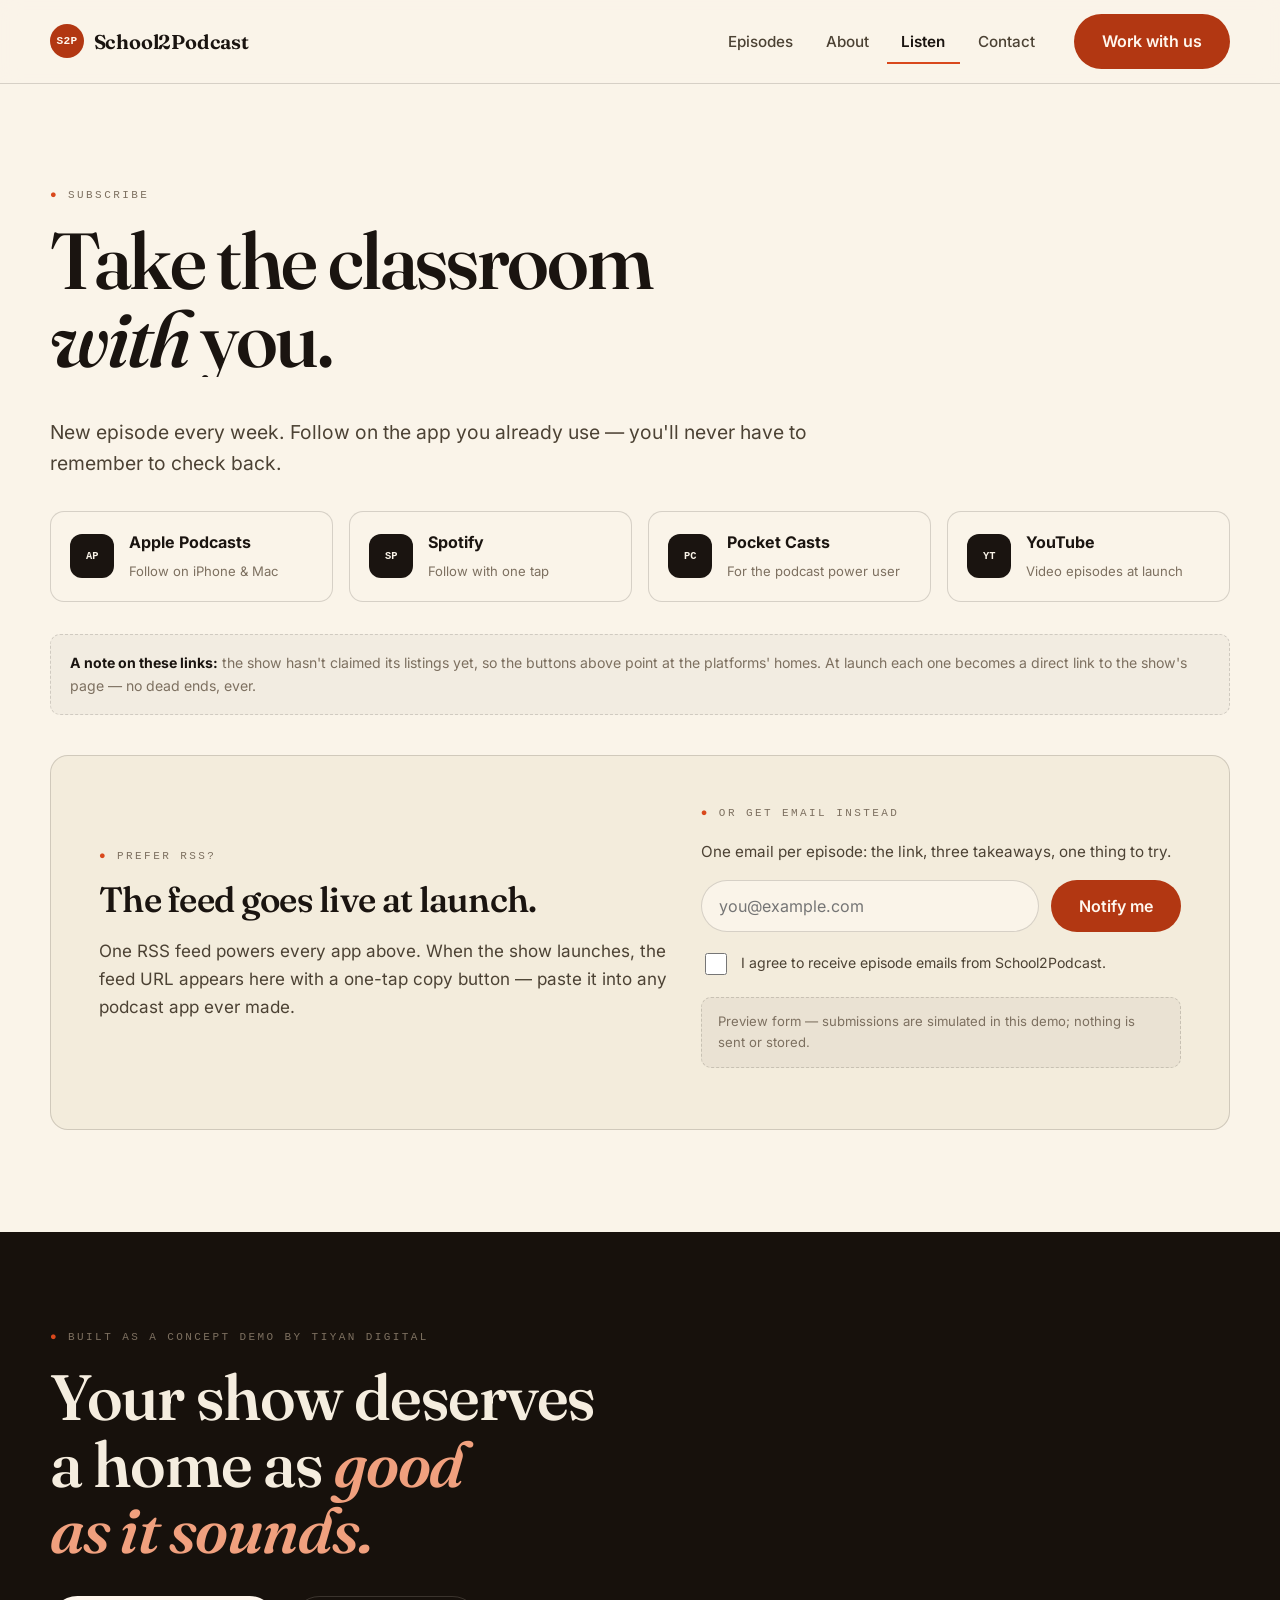
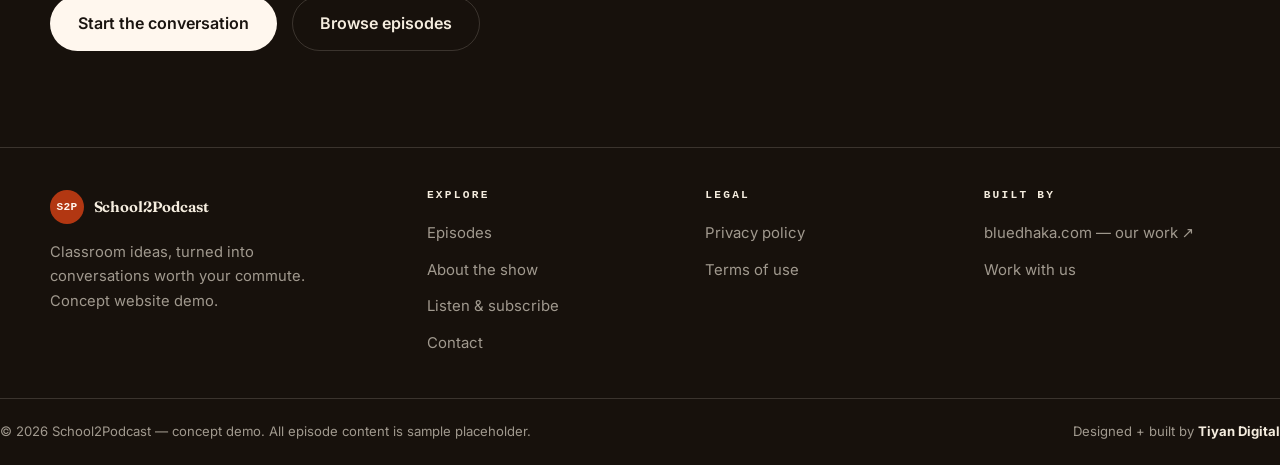
<file: listen.html>
<!DOCTYPE html>
<html lang="en">
<head>
<meta charset="utf-8">
<meta name="viewport" content="width=device-width, initial-scale=1">
<title>Listen &amp; subscribe — School2Podcast | Concept demo</title>
<meta name="description" content="Follow School2Podcast on Apple Podcasts, Spotify, Pocket Casts, or via RSS. A concept website demo by Tiyan Digital.">
<meta property="og:title" content="Listen — School2Podcast">
<meta property="og:type" content="website">
<link rel="stylesheet" href="css/main.css">
<link rel="icon" href="images/cover-art.jpg">
<script>document.documentElement.classList.add('js');</script>
</head>
<body>
<a class="skip" href="#main">Skip to content</a>

<header class="site-header">
  <div class="wrap">
    <nav class="nav" aria-label="Primary">
      <a class="brand" href="index.html" aria-label="School2Podcast — home">
        <span class="brand-mark" aria-hidden="true">S2P</span><span data-site>School2Podcast</span>
      </a>
      <ul class="nav-links" id="navLinks">
        <li><a href="episodes.html">Episodes</a></li>
        <li><a href="about.html">About</a></li>
        <li><a href="listen.html" aria-current="page">Listen</a></li>
        <li><a href="contact.html">Contact</a></li>
      </ul>
      <a class="btn btn-primary nav-cta" href="contact.html">Work with us</a>
      <button class="menu-btn" id="menuBtn" aria-expanded="false" aria-controls="navLinks" aria-label="Menu">
        <svg viewBox="0 0 24 24" fill="none" stroke-width="2" stroke-linecap="round" aria-hidden="true"><path d="M4 7h16M4 12h16M4 17h16"/></svg>
      </button>
    </nav>
  </div>
</header>

<main id="main">
  <section class="block">
    <div class="wrap">
      <p class="kicker"><span class="dot" aria-hidden="true">●</span> Subscribe</p>
      <h1><span class="mask-line"><span>Take the classroom</span></span> <span class="mask-line"><span><em>with</em> you.</span></span></h1>
      <p class="lede">New episode every week. Follow on the app you already use — you'll never have to remember to check back.</p>

      <div class="platforms">
        <a class="platform reveal" href="https://podcasts.apple.com/" target="_blank" rel="noopener">
          <span class="p-icon" aria-hidden="true">AP</span>
          <span><b>Apple Podcasts</b><small>Follow on iPhone &amp; Mac</small></span>
        </a>
        <a class="platform reveal" href="https://open.spotify.com/" target="_blank" rel="noopener" data-delay="80">
          <span class="p-icon" aria-hidden="true">SP</span>
          <span><b>Spotify</b><small>Follow with one tap</small></span>
        </a>
        <a class="platform reveal" href="https://pocketcasts.com/" target="_blank" rel="noopener" data-delay="160">
          <span class="p-icon" aria-hidden="true">PC</span>
          <span><b>Pocket Casts</b><small>For the podcast power user</small></span>
        </a>
        <a class="platform reveal" href="https://www.youtube.com/" target="_blank" rel="noopener" data-delay="240">
          <span class="p-icon" aria-hidden="true">YT</span>
          <span><b>YouTube</b><small>Video episodes at launch</small></span>
        </a>
      </div>

      <div class="notice" style="margin-top:2rem">
        <strong style="color:var(--ink)">A note on these links:</strong> the show hasn't claimed its listings yet, so the buttons above point at the platforms' homes. At launch each one becomes a direct link to the show's page — no dead ends, ever.
      </div>

      <div class="form-card reveal" style="margin-top:2.5rem">
        <div>
          <p class="kicker"><span class="dot" aria-hidden="true">●</span> Prefer RSS?</p>
          <h2 style="font-size:clamp(1.6rem,3vw,2.2rem)">The feed goes live at launch.</h2>
          <p>One RSS feed powers every app above. When the show launches, the feed URL appears here with a one-tap copy button — paste it into any podcast app ever made.</p>
        </div>
        <div>
          <p class="kicker"><span class="dot" aria-hidden="true">●</span> Or get email instead</p>
          <p style="font-size:0.95rem">One email per episode: the link, three takeaways, one thing to try.</p>
          <form data-demo-form novalidate>
            <div class="inline-form">
              <label for="rssEmail" class="skip" style="position:absolute;left:-9999px">Email address</label>
              <input type="email" id="rssEmail" name="email" required autocomplete="email" placeholder="you@example.com">
              <button class="btn btn-primary" type="submit">Notify me</button>
            </div>
            <label class="consent"><input type="checkbox" required> <span>I agree to receive episode emails from <span data-site>School2Podcast</span>.</span></label>
            <p class="demo-note">Preview form — submissions are simulated in this demo; nothing is sent or stored.</p>
          </form>
        </div>
      </div>
    </div>
  </section>
</main>

<footer class="site-footer">
  <div class="footer-cta">
    <div class="wrap">
      <p class="kicker"><span class="dot" aria-hidden="true">●</span> Built as a concept demo by Tiyan Digital</p>
      <h2>Your show deserves a home as <em>good as it sounds.</em></h2>
      <div class="actions" style="display:flex;flex-wrap:wrap;gap:0.9rem;margin-top:1.8rem">
        <a class="btn btn-light" href="contact.html">Start the conversation</a>
        <a class="btn btn-outline-light" href="episodes.html">Browse episodes</a>
      </div>
    </div>
  </div>
  <div class="wrap">
    <div class="footer-grid">
      <div class="footer-brand">
        <a class="brand" href="index.html" style="color:var(--dark-ink);margin-bottom:1rem;display:inline-flex"><span class="brand-mark" aria-hidden="true">S2P</span><span data-site>School2Podcast</span></a>
        <p>Classroom ideas, turned into conversations worth your commute. Concept website demo.</p>
      </div>
      <div>
        <h4>Explore</h4>
        <ul>
          <li><a href="episodes.html">Episodes</a></li>
          <li><a href="about.html">About the show</a></li>
          <li><a href="listen.html">Listen &amp; subscribe</a></li>
          <li><a href="contact.html">Contact</a></li>
        </ul>
      </div>
      <div>
        <h4>Legal</h4>
        <ul>
          <li><a href="privacy.html">Privacy policy</a></li>
          <li><a href="terms.html">Terms of use</a></li>
        </ul>
      </div>
      <div>
        <h4>Built by</h4>
        <ul>
          <li><a href="https://bluedhaka.com" target="_blank" rel="noopener">bluedhaka.com — our work ↗</a></li>
          <li><a href="contact.html">Work with us</a></li>
        </ul>
      </div>
    </div>
  </div>
  <div class="footer-base">
    <div class="wrap" style="display:flex;flex-wrap:wrap;gap:0.6rem 1.5rem;justify-content:space-between;width:100%">
      <span>© <span id="year">2026</span> <span data-site>School2Podcast</span> — concept demo. All episode content is sample placeholder.</span>
      <span>Designed + built by <strong style="color:var(--dark-ink)">Tiyan Digital</strong></span>
    </div>
  </div>
</footer>

<script src="js/site.js"></script>
</body>
</html>
</file>
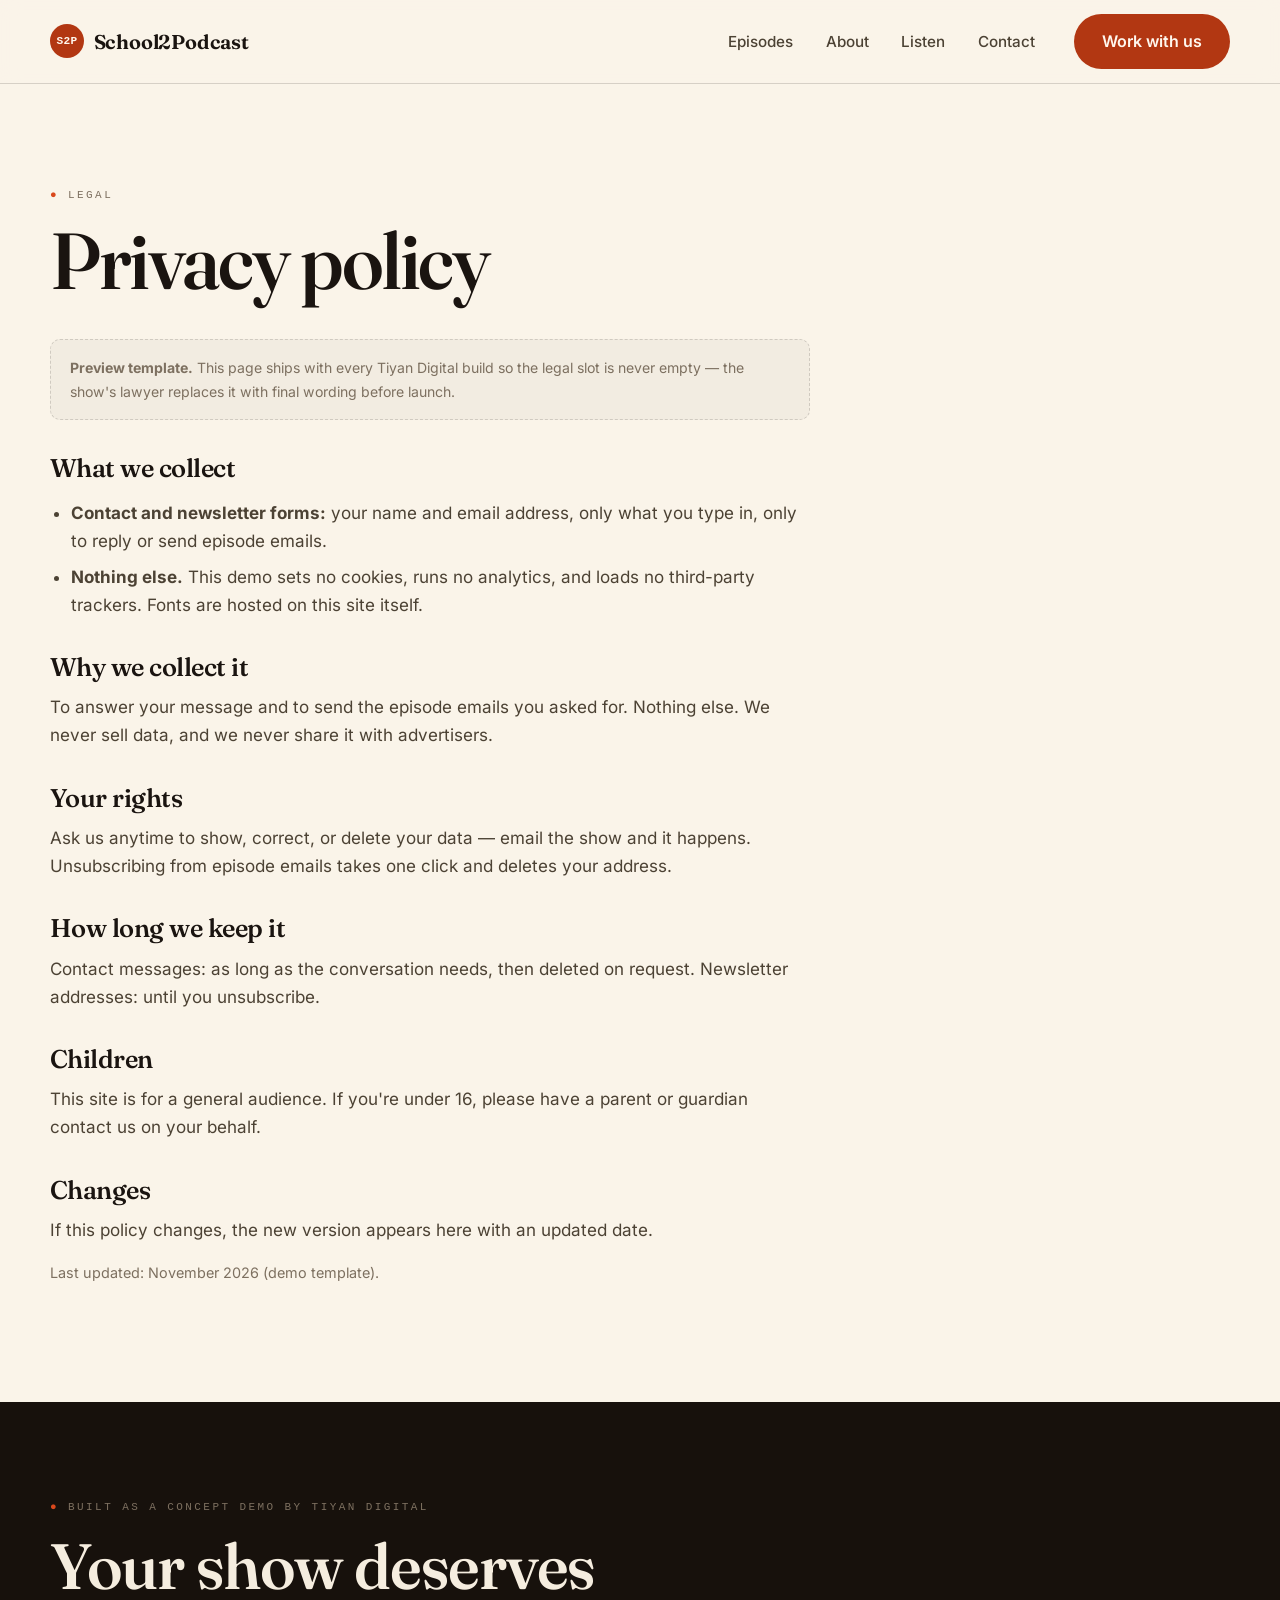
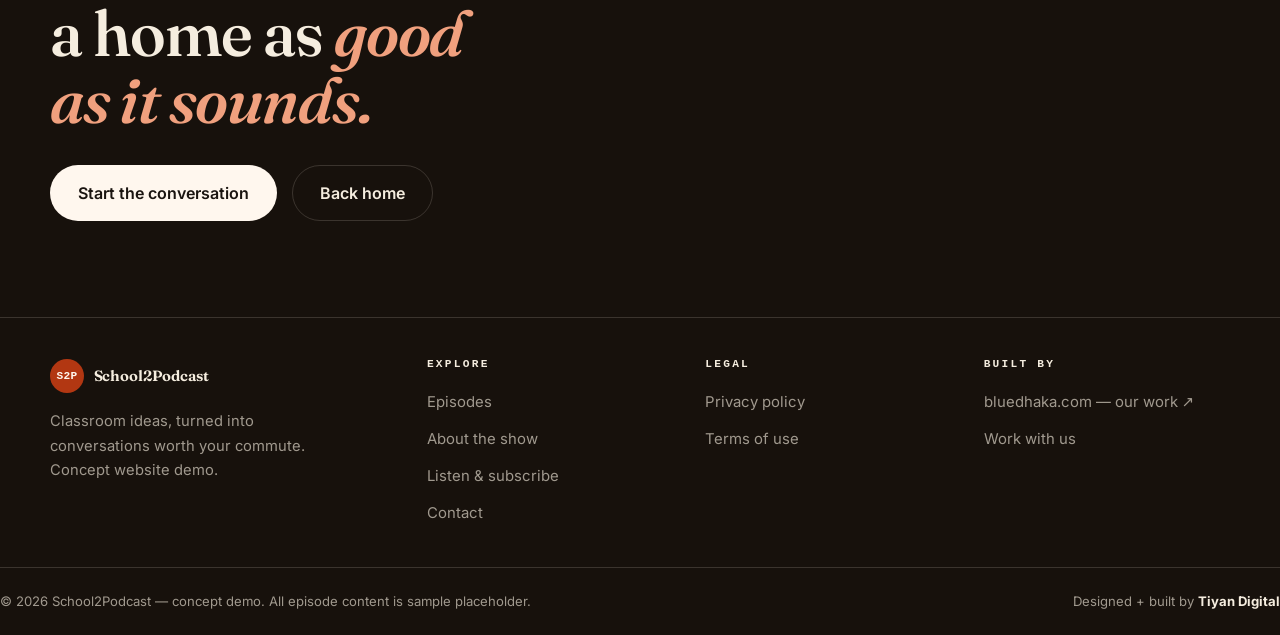
<file: privacy.html>
<!DOCTYPE html>
<html lang="en">
<head>
<meta charset="utf-8">
<meta name="viewport" content="width=device-width, initial-scale=1">
<title>Privacy policy — School2Podcast | Concept demo</title>
<meta name="description" content="Privacy policy preview template for the School2Podcast concept website.">
<link rel="stylesheet" href="css/main.css">
<link rel="icon" href="images/cover-art.jpg">
<script>document.documentElement.classList.add('js');</script>
</head>
<body>
<a class="skip" href="#main">Skip to content</a>

<header class="site-header">
  <div class="wrap">
    <nav class="nav" aria-label="Primary">
      <a class="brand" href="index.html" aria-label="School2Podcast — home">
        <span class="brand-mark" aria-hidden="true">S2P</span><span data-site>School2Podcast</span>
      </a>
      <ul class="nav-links" id="navLinks">
        <li><a href="episodes.html">Episodes</a></li>
        <li><a href="about.html">About</a></li>
        <li><a href="listen.html">Listen</a></li>
        <li><a href="contact.html">Contact</a></li>
      </ul>
      <a class="btn btn-primary nav-cta" href="contact.html">Work with us</a>
      <button class="menu-btn" id="menuBtn" aria-expanded="false" aria-controls="navLinks" aria-label="Menu">
        <svg viewBox="0 0 24 24" fill="none" stroke-width="2" stroke-linecap="round" aria-hidden="true"><path d="M4 7h16M4 12h16M4 17h16"/></svg>
      </button>
    </nav>
  </div>
</header>

<main id="main">
  <section class="block">
    <div class="wrap">
      <div class="prose">
        <p class="kicker"><span class="dot" aria-hidden="true">●</span> Legal</p>
        <h1>Privacy policy</h1>
        <div class="notice"><strong>Preview template.</strong> This page ships with every Tiyan Digital build so the legal slot is never empty — the show's lawyer replaces it with final wording before launch.</div>

        <h2>What we collect</h2>
        <ul>
          <li><strong>Contact and newsletter forms:</strong> your name and email address, only what you type in, only to reply or send episode emails.</li>
          <li><strong>Nothing else.</strong> This demo sets no cookies, runs no analytics, and loads no third-party trackers. Fonts are hosted on this site itself.</li>
        </ul>

        <h2>Why we collect it</h2>
        <p>To answer your message and to send the episode emails you asked for. Nothing else. We never sell data, and we never share it with advertisers.</p>

        <h2>Your rights</h2>
        <p>Ask us anytime to show, correct, or delete your data — email the show and it happens. Unsubscribing from episode emails takes one click and deletes your address.</p>

        <h2>How long we keep it</h2>
        <p>Contact messages: as long as the conversation needs, then deleted on request. Newsletter addresses: until you unsubscribe.</p>

        <h2>Children</h2>
        <p>This site is for a general audience. If you're under 16, please have a parent or guardian contact us on your behalf.</p>

        <h2>Changes</h2>
        <p>If this policy changes, the new version appears here with an updated date.</p>
        <p style="color:var(--muted);font-size:0.9rem">Last updated: November 2026 (demo template).</p>
      </div>
    </div>
  </section>
</main>

<footer class="site-footer">
  <div class="footer-cta">
    <div class="wrap">
      <p class="kicker"><span class="dot" aria-hidden="true">●</span> Built as a concept demo by Tiyan Digital</p>
      <h2>Your show deserves a home as <em>good as it sounds.</em></h2>
      <div class="actions" style="display:flex;flex-wrap:wrap;gap:0.9rem;margin-top:1.8rem">
        <a class="btn btn-light" href="contact.html">Start the conversation</a>
        <a class="btn btn-outline-light" href="index.html">Back home</a>
      </div>
    </div>
  </div>
  <div class="wrap">
    <div class="footer-grid">
      <div class="footer-brand">
        <a class="brand" href="index.html" style="color:var(--dark-ink);margin-bottom:1rem;display:inline-flex"><span class="brand-mark" aria-hidden="true">S2P</span><span data-site>School2Podcast</span></a>
        <p>Classroom ideas, turned into conversations worth your commute. Concept website demo.</p>
      </div>
      <div>
        <h4>Explore</h4>
        <ul>
          <li><a href="episodes.html">Episodes</a></li>
          <li><a href="about.html">About the show</a></li>
          <li><a href="listen.html">Listen &amp; subscribe</a></li>
          <li><a href="contact.html">Contact</a></li>
        </ul>
      </div>
      <div>
        <h4>Legal</h4>
        <ul>
          <li><a href="privacy.html">Privacy policy</a></li>
          <li><a href="terms.html">Terms of use</a></li>
        </ul>
      </div>
      <div>
        <h4>Built by</h4>
        <ul>
          <li><a href="https://bluedhaka.com" target="_blank" rel="noopener">bluedhaka.com — our work ↗</a></li>
          <li><a href="contact.html">Work with us</a></li>
        </ul>
      </div>
    </div>
  </div>
  <div class="footer-base">
    <div class="wrap" style="display:flex;flex-wrap:wrap;gap:0.6rem 1.5rem;justify-content:space-between;width:100%">
      <span>© <span id="year">2026</span> <span data-site>School2Podcast</span> — concept demo. All episode content is sample placeholder.</span>
      <span>Designed + built by <strong style="color:var(--dark-ink)">Tiyan Digital</strong></span>
    </div>
  </div>
</footer>

<script src="js/site.js"></script>
</body>
</html>
</file>
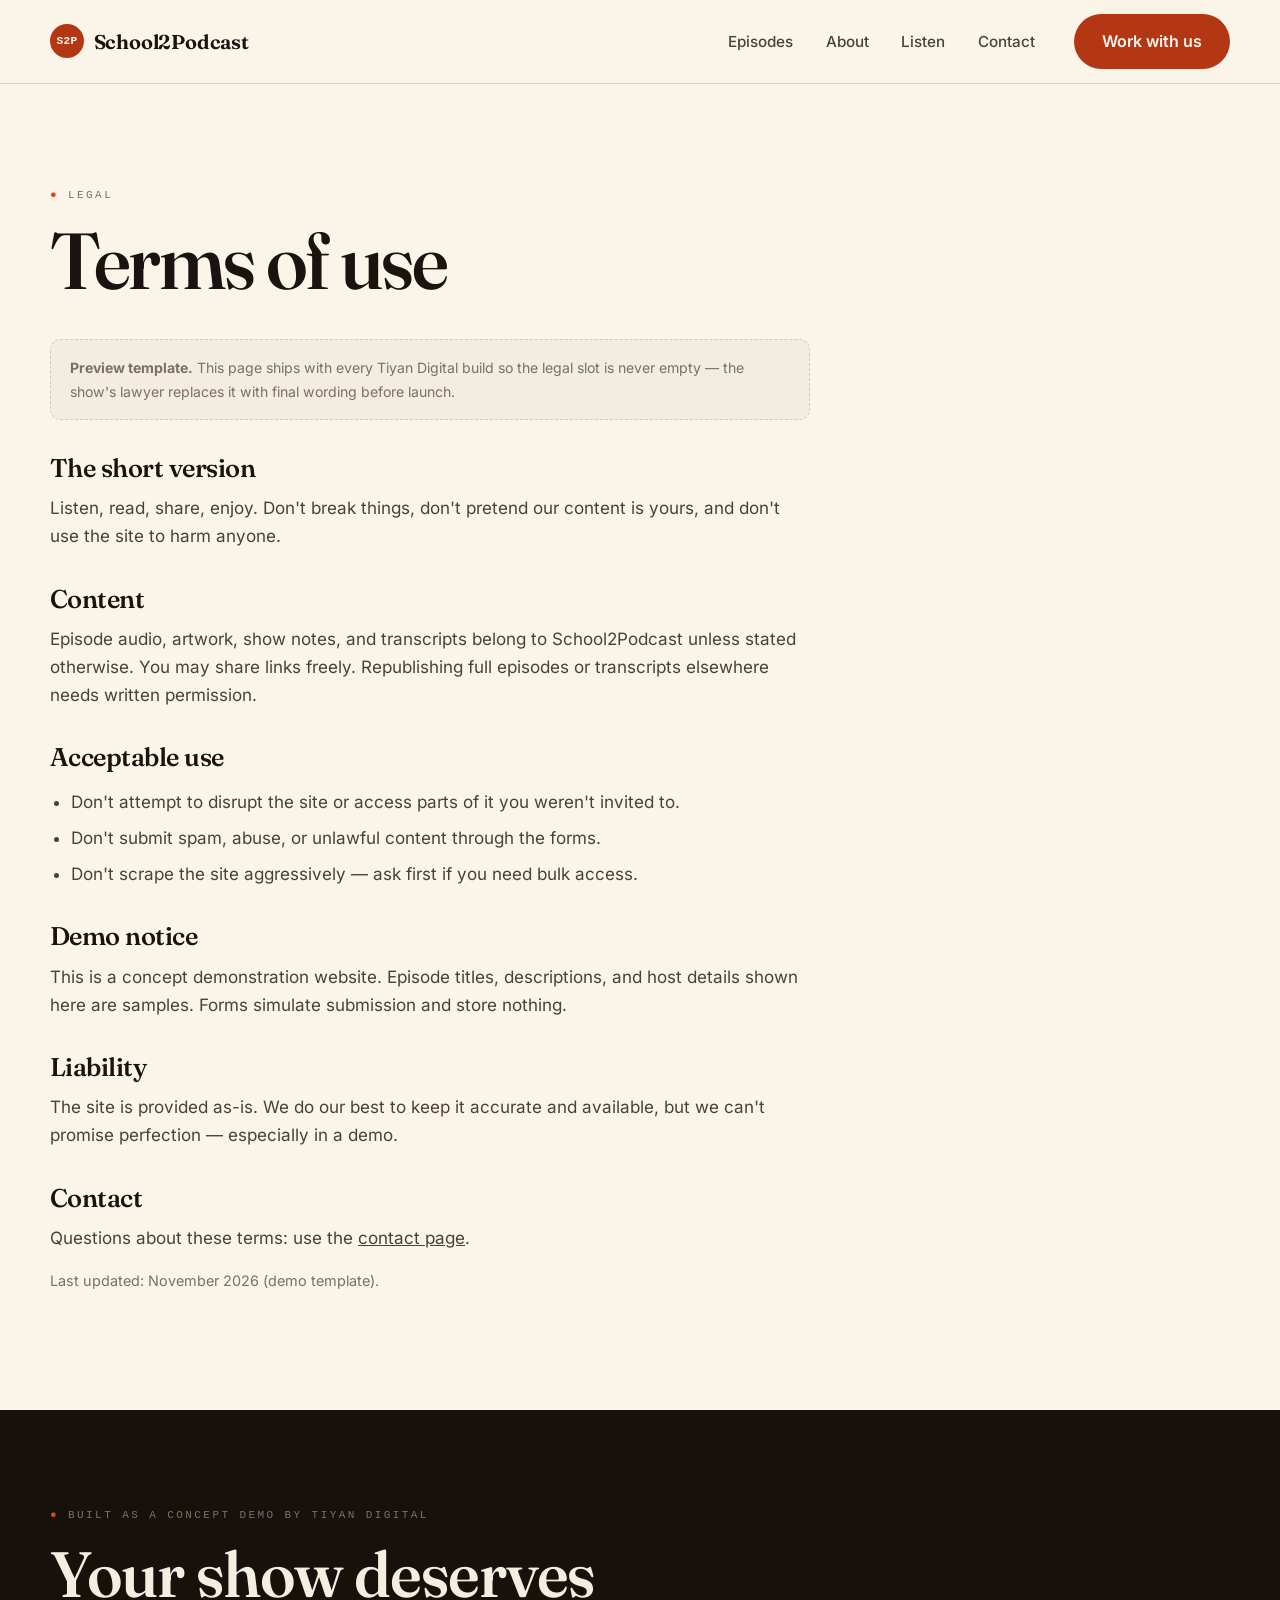
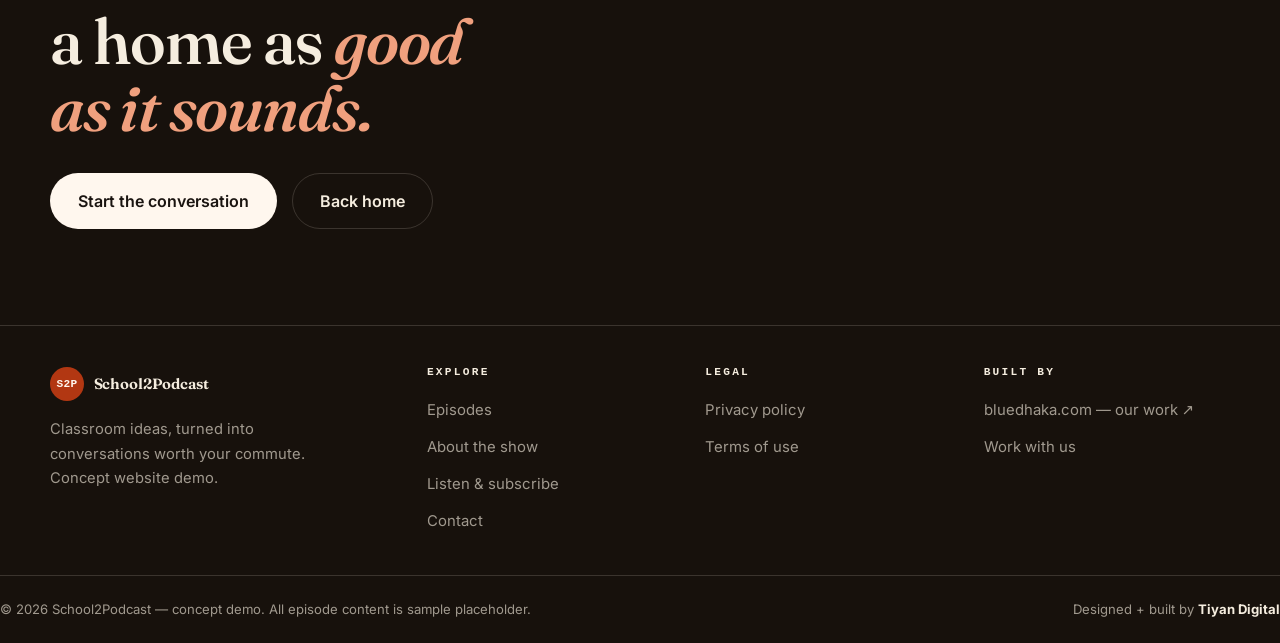
<file: terms.html>
<!DOCTYPE html>
<html lang="en">
<head>
<meta charset="utf-8">
<meta name="viewport" content="width=device-width, initial-scale=1">
<title>Terms of use — School2Podcast | Concept demo</title>
<meta name="description" content="Terms of use preview template for the School2Podcast concept website.">
<link rel="stylesheet" href="css/main.css">
<link rel="icon" href="images/cover-art.jpg">
<script>document.documentElement.classList.add('js');</script>
</head>
<body>
<a class="skip" href="#main">Skip to content</a>

<header class="site-header">
  <div class="wrap">
    <nav class="nav" aria-label="Primary">
      <a class="brand" href="index.html" aria-label="School2Podcast — home">
        <span class="brand-mark" aria-hidden="true">S2P</span><span data-site>School2Podcast</span>
      </a>
      <ul class="nav-links" id="navLinks">
        <li><a href="episodes.html">Episodes</a></li>
        <li><a href="about.html">About</a></li>
        <li><a href="listen.html">Listen</a></li>
        <li><a href="contact.html">Contact</a></li>
      </ul>
      <a class="btn btn-primary nav-cta" href="contact.html">Work with us</a>
      <button class="menu-btn" id="menuBtn" aria-expanded="false" aria-controls="navLinks" aria-label="Menu">
        <svg viewBox="0 0 24 24" fill="none" stroke-width="2" stroke-linecap="round" aria-hidden="true"><path d="M4 7h16M4 12h16M4 17h16"/></svg>
      </button>
    </nav>
  </div>
</header>

<main id="main">
  <section class="block">
    <div class="wrap">
      <div class="prose">
        <p class="kicker"><span class="dot" aria-hidden="true">●</span> Legal</p>
        <h1>Terms of use</h1>
        <div class="notice"><strong>Preview template.</strong> This page ships with every Tiyan Digital build so the legal slot is never empty — the show's lawyer replaces it with final wording before launch.</div>

        <h2>The short version</h2>
        <p>Listen, read, share, enjoy. Don't break things, don't pretend our content is yours, and don't use the site to harm anyone.</p>

        <h2>Content</h2>
        <p>Episode audio, artwork, show notes, and transcripts belong to <span data-site>School2Podcast</span> unless stated otherwise. You may share links freely. Republishing full episodes or transcripts elsewhere needs written permission.</p>

        <h2>Acceptable use</h2>
        <ul>
          <li>Don't attempt to disrupt the site or access parts of it you weren't invited to.</li>
          <li>Don't submit spam, abuse, or unlawful content through the forms.</li>
          <li>Don't scrape the site aggressively — ask first if you need bulk access.</li>
        </ul>

        <h2>Demo notice</h2>
        <p>This is a concept demonstration website. Episode titles, descriptions, and host details shown here are samples. Forms simulate submission and store nothing.</p>

        <h2>Liability</h2>
        <p>The site is provided as-is. We do our best to keep it accurate and available, but we can't promise perfection — especially in a demo.</p>

        <h2>Contact</h2>
        <p>Questions about these terms: use the <a href="contact.html">contact page</a>.</p>
        <p style="color:var(--muted);font-size:0.9rem">Last updated: November 2026 (demo template).</p>
      </div>
    </div>
  </section>
</main>

<footer class="site-footer">
  <div class="footer-cta">
    <div class="wrap">
      <p class="kicker"><span class="dot" aria-hidden="true">●</span> Built as a concept demo by Tiyan Digital</p>
      <h2>Your show deserves a home as <em>good as it sounds.</em></h2>
      <div class="actions" style="display:flex;flex-wrap:wrap;gap:0.9rem;margin-top:1.8rem">
        <a class="btn btn-light" href="contact.html">Start the conversation</a>
        <a class="btn btn-outline-light" href="index.html">Back home</a>
      </div>
    </div>
  </div>
  <div class="wrap">
    <div class="footer-grid">
      <div class="footer-brand">
        <a class="brand" href="index.html" style="color:var(--dark-ink);margin-bottom:1rem;display:inline-flex"><span class="brand-mark" aria-hidden="true">S2P</span><span data-site>School2Podcast</span></a>
        <p>Classroom ideas, turned into conversations worth your commute. Concept website demo.</p>
      </div>
      <div>
        <h4>Explore</h4>
        <ul>
          <li><a href="episodes.html">Episodes</a></li>
          <li><a href="about.html">About the show</a></li>
          <li><a href="listen.html">Listen &amp; subscribe</a></li>
          <li><a href="contact.html">Contact</a></li>
        </ul>
      </div>
      <div>
        <h4>Legal</h4>
        <ul>
          <li><a href="privacy.html">Privacy policy</a></li>
          <li><a href="terms.html">Terms of use</a></li>
        </ul>
      </div>
      <div>
        <h4>Built by</h4>
        <ul>
          <li><a href="https://bluedhaka.com" target="_blank" rel="noopener">bluedhaka.com — our work ↗</a></li>
          <li><a href="contact.html">Work with us</a></li>
        </ul>
      </div>
    </div>
  </div>
  <div class="footer-base">
    <div class="wrap" style="display:flex;flex-wrap:wrap;gap:0.6rem 1.5rem;justify-content:space-between;width:100%">
      <span>© <span id="year">2026</span> <span data-site>School2Podcast</span> — concept demo. All episode content is sample placeholder.</span>
      <span>Designed + built by <strong style="color:var(--dark-ink)">Tiyan Digital</strong></span>
    </div>
  </div>
</footer>

<script src="js/site.js"></script>
</body>
</html>
</file>
<file: css/main.css>
/* School2Podcast concept demo — "Chalkroom Broadcast" design system.
   Tokens, layout, components. No third-party anything: fonts are self-hosted. */

@font-face {
  font-family: 'Fraunces';
  font-style: normal;
  font-weight: 100 900;
  font-display: swap;
  src: url('../fonts/fraunces-normal-latin.woff2') format('woff2');
}
@font-face {
  font-family: 'Fraunces';
  font-style: italic;
  font-weight: 100 900;
  font-display: swap;
  src: url('../fonts/fraunces-italic-latin.woff2') format('woff2');
}
@font-face {
  font-family: 'Inter';
  font-style: normal;
  font-weight: 100 900;
  font-display: swap;
  src: url('../fonts/inter-normal-latin.woff2') format('woff2');
}

/* First CSS rule sets the page background — no white flash. */
:root {
  --canvas: #FAF4E9;
  --paper: #F3ECDC;
  --ink: #1A1410;
  --body: #4C4234;
  --muted: #7D7060;
  --accent: #D9481C;
  --accent-deep: #B23712;
  --accent-ink: #FFF7EE;
  --hairline: rgba(26, 20, 16, 0.16);
  --dark: #17110C;
  --dark-paper: #221A12;
  --dark-ink: #F5EDDF;
  --dark-muted: rgba(245, 237, 223, 0.62);
  --dark-hairline: rgba(245, 237, 223, 0.16);
  --radius: 14px;
  --maxw: 1180px;
  --ease-out: cubic-bezier(0.16, 1, 0.3, 1);
  --ease-state: cubic-bezier(0.4, 0, 0.2, 1);
  --font-display: 'Fraunces', Georgia, serif;
  --font-body: 'Inter', system-ui, -apple-system, sans-serif;
  --font-mono: ui-monospace, 'SF Mono', Menlo, Consolas, monospace;
}

html {
  background: var(--canvas);
  scroll-behavior: smooth;
  overflow-x: clip;
}
*, *::before, *::after { box-sizing: border-box; }
body {
  margin: 0;
  background: var(--canvas);
  color: var(--body);
  font-family: var(--font-body);
  font-size: 1.0625rem;
  line-height: 1.65;
  -webkit-font-smoothing: antialiased;
}
body.locked { overflow: hidden; }
img { max-width: 100%; height: auto; display: block; }
a { color: inherit; }
::selection { background: var(--accent-deep); color: var(--accent-ink); }

/* ---------- typography ---------- */
h1, h2, h3, h4 {
  font-family: var(--font-display);
  color: var(--ink);
  font-weight: 560;
  line-height: 1.05;
  letter-spacing: -0.02em;
  margin: 0 0 0.5em;
  text-wrap: balance;
}
h1 { font-size: clamp(2.8rem, 6.2vw, 5.25rem); line-height: 0.98; letter-spacing: -0.03em; }
h2 { font-size: clamp(1.9rem, 3.6vw, 2.9rem); line-height: 1.04; }
h3 { font-size: 1.3rem; line-height: 1.2; }
p { margin: 0 0 1em; max-width: 68ch; }
em, i { font-family: var(--font-display); font-style: italic; }
.lede { font-size: 1.2rem; line-height: 1.6; color: var(--body); }
.kicker {
  font-family: var(--font-mono);
  font-size: 0.6875rem;
  text-transform: uppercase;
  letter-spacing: 0.22em;
  color: var(--muted);
  margin: 0 0 1.1rem;
}
.kicker .dot { color: var(--accent); }

/* ---------- layout ---------- */
.wrap { width: min(100% - 2.5rem, var(--maxw)); margin-inline: auto; }
section.block { padding: clamp(3.5rem, 8vw, 7rem) 0; }
.hairline-top { border-top: 1px solid var(--hairline); }

/* ---------- header ---------- */
.site-header {
  position: sticky; top: 0; z-index: 60;
  background: rgba(250, 244, 233, 0.92);
  backdrop-filter: blur(10px);
  -webkit-backdrop-filter: blur(10px);
  border-bottom: 1px solid var(--hairline);
}
.nav {
  display: flex; align-items: center; gap: 1.5rem;
  padding: 0.85rem 0;
}
.brand {
  display: flex; align-items: center; gap: 0.6rem;
  text-decoration: none; font-family: var(--font-display);
  font-weight: 640; font-size: 1.25rem; color: var(--ink);
  letter-spacing: -0.01em; margin-right: auto; white-space: nowrap;
}
.brand-mark {
  width: 34px; height: 34px; border-radius: 50%;
  background: var(--accent-deep); color: var(--accent-ink);
  display: inline-flex; align-items: center; justify-content: center;
  font-family: var(--font-mono); font-size: 0.7rem; font-weight: 700;
  letter-spacing: 0.02em; flex: none;
}
.nav-links { display: flex; align-items: center; gap: 0.25rem; list-style: none; margin: 0; padding: 0; }
.nav-links a {
  display: inline-block; padding: 0.65rem 0.9rem; min-height: 44px;
  text-decoration: none; font-size: 0.95rem; font-weight: 500; color: var(--body);
  border-radius: 8px; transition: color 0.2s var(--ease-state), background 0.2s var(--ease-state);
}
.nav-links a:hover { color: var(--ink); background: rgba(26, 20, 16, 0.05); }
.nav-links a[aria-current="page"] { color: var(--ink); font-weight: 600; box-shadow: inset 0 -2px 0 var(--accent); border-radius: 0; }
.nav-cta { flex: none; }
.menu-btn {
  display: none; margin-left: auto;
  width: 48px; height: 48px; border: 1px solid var(--hairline); border-radius: 10px;
  background: transparent; cursor: pointer; align-items: center; justify-content: center;
}
.menu-btn svg { width: 22px; height: 22px; stroke: var(--ink); }

/* ---------- buttons ---------- */
.btn {
  display: inline-flex; align-items: center; justify-content: center; gap: 0.5rem;
  min-height: 52px; padding: 0.85rem 1.7rem;
  border-radius: 999px; border: 1px solid transparent;
  font-family: var(--font-body); font-size: 1rem; font-weight: 600;
  text-decoration: none; cursor: pointer;
  transition: transform 0.2s var(--ease-state), background 0.2s var(--ease-state), color 0.2s var(--ease-state), border-color 0.2s var(--ease-state);
}
.btn:active { transform: scale(0.97); }
.btn-primary { background: var(--accent-deep); color: var(--accent-ink); }
.btn-primary:hover { background: #962d0e; transform: translateY(-1px); }
.btn-ghost { border-color: var(--hairline); color: var(--ink); background: transparent; }
.btn-ghost:hover { border-color: var(--ink); transform: translateY(-1px); }
.btn-light { background: var(--accent-ink); color: var(--ink); }
.btn-light:hover { transform: translateY(-1px); }
.btn-outline-light { border-color: var(--dark-hairline); color: var(--dark-ink); background: transparent; }
.btn-outline-light:hover { border-color: var(--dark-ink); transform: translateY(-1px); }
.btn:focus-visible, a:focus-visible, button:focus-visible, input:focus-visible, select:focus-visible, textarea:focus-visible {
  outline: 3px solid var(--accent); outline-offset: 2px; border-radius: 4px;
}

/* ---------- hero ---------- */
.hero { padding: clamp(3rem, 7vw, 5.5rem) 0 clamp(2.5rem, 5vw, 4rem); }
.hero-grid {
  display: grid; gap: clamp(2rem, 5vw, 4rem); align-items: center;
  grid-template-columns: minmax(0, 1fr) minmax(0, 1fr);
}
.hero-copy .actions { display: flex; flex-wrap: wrap; gap: 0.9rem; margin-top: 1.8rem; }
.hero-note {
  margin-top: 1.4rem; font-size: 0.85rem; color: var(--muted);
  border-left: 2px solid var(--hairline); padding-left: 0.9rem; max-width: 46ch;
}

/* ---------- On-Air Console (signature) ---------- */
.console {
  background: var(--paper);
  border: 1px solid var(--hairline);
  border-radius: 18px;
  padding: 1.4rem;
  max-width: 460px;
  width: 100%;
  justify-self: end;
}
.console-top { display: flex; align-items: center; gap: 0.9rem; margin-bottom: 1.1rem; }
.console-art {
  width: 76px; height: 76px; border-radius: 12px; object-fit: cover; flex: none;
  border: 1px solid var(--hairline);
}
.console-meta { min-width: 0; }
.rec {
  display: inline-flex; align-items: center; gap: 0.45rem;
  font-family: var(--font-mono); font-size: 0.65rem; letter-spacing: 0.18em;
  color: var(--accent-deep); text-transform: uppercase; margin-bottom: 0.35rem;
}
.rec i {
  width: 9px; height: 9px; border-radius: 50%; background: var(--accent);
  animation: recblink 1.6s ease-in-out infinite;
}
@keyframes recblink { 0%, 100% { opacity: 1; } 50% { opacity: 0.25; } }
.console-title { font-family: var(--font-display); font-weight: 600; font-size: 1.05rem; color: var(--ink); line-height: 1.25; }
.waveform {
  display: flex; align-items: center; gap: 3px; height: 64px;
  margin: 0.4rem 0 0.8rem; overflow: hidden;
}
.waveform span {
  flex: 1 1 0; min-width: 2px; border-radius: 2px;
  background: var(--ink); opacity: 0.75;
  height: var(--h, 40%);
  transform-origin: center;
}
.console.playing .waveform span { animation: barpulse 1.1s ease-in-out infinite alternate; }
@keyframes barpulse { from { transform: scaleY(0.25); } to { transform: scaleY(1); } }
.console-bar { display: flex; align-items: center; gap: 0.9rem; }
.play-btn {
  width: 56px; height: 56px; flex: none; border-radius: 50%;
  background: var(--accent-deep); color: var(--accent-ink); border: none; cursor: pointer;
  display: inline-flex; align-items: center; justify-content: center;
  transition: transform 0.2s var(--ease-state), background 0.2s var(--ease-state);
}
.play-btn:hover { background: #962d0e; transform: scale(1.04); }
.play-btn:active { transform: scale(0.96); }
.play-btn svg { width: 22px; height: 22px; fill: currentColor; }
.play-btn .icon-pause { display: none; }
.console.playing .play-btn .icon-pause { display: block; }
.console.playing .play-btn .icon-play { display: none; }
.progress { flex: 1; min-width: 0; }
.progress-track {
  height: 6px; border-radius: 3px; background: rgba(26, 20, 16, 0.14);
  overflow: hidden; cursor: pointer;
}
.progress-fill { height: 100%; width: 0%; background: var(--accent-deep); border-radius: 3px; }
.time {
  display: flex; justify-content: space-between; margin-top: 0.35rem;
  font-family: var(--font-mono); font-size: 0.72rem; color: var(--muted); letter-spacing: 0.04em;
}
.console-foot {
  margin-top: 1rem; padding-top: 0.9rem; border-top: 1px dashed var(--hairline);
  font-size: 0.8rem; color: var(--muted); display: flex; justify-content: space-between; gap: 1rem; flex-wrap: wrap;
}
.ph {
  display: inline-block; font-family: var(--font-mono); font-size: 0.62rem; font-weight: 700;
  letter-spacing: 0.14em; text-transform: uppercase;
  border: 1px solid var(--accent); color: var(--accent-deep);
  border-radius: 4px; padding: 0.15rem 0.45rem; vertical-align: middle;
  margin-left: 0.5rem; white-space: nowrap;
}
.ph.on-dark { border-color: var(--accent); color: #F0A07E; }

/* ---------- sticky mini player ---------- */
.mini-player {
  position: fixed; left: 50%; bottom: 1rem; z-index: 70;
  transform: translate(-50%, 140%); transition: transform 0.45s var(--ease-out);
  display: flex; align-items: center; gap: 0.9rem;
  background: var(--dark); color: var(--dark-ink);
  border: 1px solid var(--dark-hairline); border-radius: 999px;
  padding: 0.55rem 1.1rem 0.55rem 0.6rem;
  width: min(calc(100% - 2rem), 520px);
  box-shadow: 0 12px 40px rgba(23, 17, 12, 0.28);
}
.mini-player.show { transform: translate(-50%, 0); }
.mini-player img { width: 44px; height: 44px; border-radius: 50%; object-fit: cover; flex: none; }
.mini-player .mp-title { font-size: 0.85rem; font-weight: 600; white-space: nowrap; overflow: hidden; text-overflow: ellipsis; min-width: 0; flex: 1; }
.mini-player .play-btn { width: 44px; height: 44px; }
.mini-player .play-btn svg { width: 18px; height: 18px; }
.mini-player .mp-time { font-family: var(--font-mono); font-size: 0.7rem; color: var(--dark-muted); flex: none; }

/* ---------- marquee ---------- */
.marquee {
  border-block: 1px solid var(--hairline);
  background: var(--ink); color: var(--canvas);
  overflow: hidden; padding: 0.85rem 0;
}
.marquee-track {
  display: flex; width: max-content;
  animation: marquee 28s linear infinite;
}
.marquee-track span {
  font-family: var(--font-mono); font-size: 0.8rem; letter-spacing: 0.2em; text-transform: uppercase;
  white-space: nowrap; display: inline-flex; align-items: center; gap: 0.8rem;
  margin-right: 2.5rem;
}
.marquee-track .sep { color: var(--accent); }
@keyframes marquee { to { transform: translateX(-50%); } }

/* ---------- episode cards ---------- */
.ep-grid {
  display: grid; gap: 1.5rem;
  grid-template-columns: repeat(auto-fit, minmax(min(100%, 300px), 1fr));
  margin-top: 2.2rem;
}
.ep-card {
  background: var(--paper); border: 1px solid var(--hairline); border-radius: var(--radius);
  overflow: hidden; text-decoration: none; color: inherit;
  display: flex; flex-direction: column;
  transition: transform 0.25s var(--ease-state), border-color 0.25s var(--ease-state);
}
.ep-card:hover { transform: translateY(-4px); border-color: rgba(26, 20, 16, 0.32); }
.ep-card img { aspect-ratio: 4 / 3; width: 100%; object-fit: cover; }
.ep-card-body { padding: 1.3rem 1.3rem 1.5rem; display: flex; flex-direction: column; gap: 0.55rem; flex: 1; }
.ep-topic { font-family: var(--font-mono); font-size: 0.68rem; letter-spacing: 0.18em; text-transform: uppercase; color: var(--accent-deep); }
.ep-card h3 { margin: 0; font-size: 1.25rem; }
.ep-card h3 .ph { margin-left: 0.4rem; }
.ep-meta { font-size: 0.85rem; color: var(--muted); margin-top: auto; padding-top: 0.4rem; }
.ep-blurb { font-size: 0.95rem; color: var(--body); margin: 0; }

/* ---------- sections ---------- */
.sec-head { max-width: 720px; margin-bottom: 0.5rem; }
.sec-head .actions { margin-top: 1.4rem; }
.split {
  display: grid; gap: clamp(2rem, 5vw, 4rem); align-items: center;
  grid-template-columns: minmax(0, 1fr) minmax(0, 1fr);
}
.split img.frame {
  border-radius: 18px; border: 1px solid var(--hairline);
  aspect-ratio: 4 / 3; width: 100%; object-fit: cover;
}
.check-list { list-style: none; margin: 1.2rem 0 0; padding: 0; display: grid; gap: 0.7rem; }
.check-list li { display: flex; gap: 0.7rem; align-items: flex-start; font-size: 0.98rem; }
.check-list svg { width: 20px; height: 20px; flex: none; margin-top: 3px; stroke: var(--accent-deep); }

/* ---------- platforms strip ---------- */
.platforms {
  display: grid; gap: 1rem; margin-top: 2rem;
  grid-template-columns: repeat(auto-fit, minmax(min(100%, 220px), 1fr));
}
.platform {
  display: flex; align-items: center; gap: 0.9rem;
  border: 1px solid var(--hairline); border-radius: var(--radius);
  padding: 1.1rem 1.2rem; text-decoration: none;
  background: var(--canvas);
  transition: transform 0.2s var(--ease-state), border-color 0.2s var(--ease-state);
  min-height: 76px;
}
.platform:hover { transform: translateY(-3px); border-color: rgba(26, 20, 16, 0.3); }
.platform .p-icon {
  width: 44px; height: 44px; flex: none; border-radius: 12px;
  background: var(--ink); color: var(--canvas);
  display: inline-flex; align-items: center; justify-content: center;
  font-family: var(--font-mono); font-size: 0.65rem; font-weight: 700;
}
.platform b { display: block; color: var(--ink); font-size: 1rem; }
.platform small { color: var(--muted); font-size: 0.82rem; }

/* ---------- proof / dark sections ---------- */
.dark-sec { background: var(--dark); color: var(--dark-ink); }
.dark-sec h2, .dark-sec h3 { color: var(--dark-ink); }
.dark-sec .kicker { color: var(--dark-muted); }
.dark-sec p { color: var(--dark-muted); }
.proof-card {
  border: 1px solid var(--dark-hairline); border-radius: 18px;
  padding: clamp(1.8rem, 4vw, 3rem);
  background: var(--dark-paper);
  display: grid; gap: 1.6rem; align-items: center;
  grid-template-columns: minmax(0, 1.4fr) minmax(0, 1fr);
}
.proof-card .big { font-family: var(--font-display); font-size: clamp(1.6rem, 3vw, 2.4rem); color: var(--dark-ink); line-height: 1.1; margin: 0.6rem 0 1rem; letter-spacing: -0.01em; }

/* ---------- newsletter / forms ---------- */
.form-card {
  background: var(--paper); border: 1px solid var(--hairline); border-radius: 18px;
  padding: clamp(1.8rem, 4vw, 3rem);
  display: grid; gap: 1.6rem; align-items: center;
  grid-template-columns: minmax(0, 1.2fr) minmax(0, 1fr);
}
.field { margin-bottom: 1.1rem; }
.field label { display: block; font-weight: 600; font-size: 0.95rem; color: var(--ink); margin-bottom: 0.4rem; }
.field input[type="text"], .field input[type="email"], .field input[type="search"], .field select, .field textarea {
  width: 100%; padding: 0.85rem 1rem; font-size: 1rem; font-family: var(--font-body);
  border: 1px solid var(--hairline); border-radius: 10px; background: var(--canvas); color: var(--ink);
  min-height: 52px;
}
.field textarea { min-height: 140px; resize: vertical; }
.field .hint { font-size: 0.82rem; color: var(--muted); margin-top: 0.35rem; }
.consent { display: flex; gap: 0.7rem; align-items: flex-start; font-size: 0.88rem; color: var(--body); margin: 1.2rem 0; }
.consent input { width: 22px; height: 22px; flex: none; margin-top: 2px; accent-color: var(--accent-deep); }
.demo-note {
  font-size: 0.82rem; color: var(--muted); background: rgba(26, 20, 16, 0.04);
  border: 1px dashed var(--hairline); border-radius: 10px; padding: 0.8rem 1rem; margin-top: 1.2rem;
}
.form-success {
  border: 1px solid var(--accent); border-radius: var(--radius); padding: 2rem;
  background: var(--canvas); text-align: left;
}
.inline-form { display: flex; gap: 0.7rem; flex-wrap: wrap; }
.inline-form input[type="email"] {
  flex: 1 1 240px; min-width: 0; padding: 0.85rem 1.1rem; font-size: 1rem;
  border: 1px solid var(--hairline); border-radius: 999px; background: var(--canvas); color: var(--ink);
  min-height: 52px; font-family: var(--font-body);
}

/* ---------- filter chips + search ---------- */
.toolbar { display: flex; flex-wrap: wrap; gap: 0.9rem; align-items: center; margin-top: 1.8rem; }
.chips { display: flex; flex-wrap: wrap; gap: 0.6rem; }
.chip {
  border: 1px solid var(--hairline); background: transparent; color: var(--body);
  border-radius: 999px; padding: 0.6rem 1.15rem; font-size: 0.9rem; font-weight: 500;
  cursor: pointer; min-height: 44px;
  transition: all 0.2s var(--ease-state); font-family: var(--font-body);
}
.chip:hover { border-color: var(--ink); color: var(--ink); }
.chip[aria-pressed="true"] { background: var(--ink); color: var(--canvas); border-color: var(--ink); }
.search-box { position: relative; flex: 1 1 260px; min-width: 0; max-width: 380px; margin-left: auto; }
.search-box input { padding-left: 2.8rem; }
.search-box svg { position: absolute; left: 1rem; top: 50%; transform: translateY(-50%); width: 18px; height: 18px; stroke: var(--muted); }
.no-results { display: none; text-align: center; padding: 3rem 1rem; color: var(--muted); }
.no-results.show { display: block; }

/* ---------- episode detail ---------- */
.breadcrumb { font-family: var(--font-mono); font-size: 0.72rem; letter-spacing: 0.14em; text-transform: uppercase; color: var(--muted); margin-bottom: 1.4rem; }
.breadcrumb a { color: var(--accent-deep); text-decoration: none; }
.ep-detail { display: grid; gap: clamp(2rem, 5vw, 4rem); grid-template-columns: minmax(0, 1.7fr) minmax(0, 1fr); align-items: start; }
.notes { list-style: none; margin: 1rem 0 0; padding: 0; display: grid; gap: 0; border-top: 1px solid var(--hairline); }
.notes li { padding: 1rem 0; border-bottom: 1px solid var(--hairline); display: flex; gap: 1rem; }
.notes .n { font-family: var(--font-mono); color: var(--accent-deep); font-size: 0.8rem; flex: none; padding-top: 0.25rem; }
.side-card { background: var(--paper); border: 1px solid var(--hairline); border-radius: var(--radius); padding: 1.5rem; margin-bottom: 1.2rem; }
.side-card h3 { font-size: 1.05rem; margin-bottom: 0.8rem; }
.kv { display: grid; grid-template-columns: auto 1fr; gap: 0.45rem 1rem; font-size: 0.92rem; }
.kv dt { color: var(--muted); } .kv dd { margin: 0; color: var(--ink); font-weight: 500; }
details.transcript { border: 1px solid var(--hairline); border-radius: var(--radius); margin-top: 1.6rem; background: var(--canvas); }
details.transcript summary { padding: 1.1rem 1.3rem; cursor: pointer; font-weight: 600; color: var(--ink); list-style: none; display: flex; justify-content: space-between; align-items: center; min-height: 56px; }
details.transcript summary::-webkit-details-marker { display: none; }
details.transcript .t-body { padding: 0 1.3rem 1.3rem; font-size: 0.95rem; color: var(--body); }
.copy-btn { border: 1px solid var(--hairline); background: transparent; border-radius: 8px; padding: 0.6rem 1rem; font-size: 0.88rem; font-weight: 600; cursor: pointer; color: var(--ink); min-height: 44px; transition: all 0.2s var(--ease-state); font-family: var(--font-body); }
.copy-btn:hover { border-color: var(--ink); }

/* ---------- about ---------- */
.host-card {
  display: grid; gap: 1.6rem; grid-template-columns: 200px minmax(0, 1fr); align-items: center;
  background: var(--paper); border: 1px solid var(--hairline); border-radius: 18px; padding: 1.8rem; margin-top: 2rem;
}
.host-card img { width: 200px; height: 200px; border-radius: 14px; object-fit: cover; border: 1px solid var(--hairline); }
.topic-chips { display: flex; flex-wrap: wrap; gap: 0.6rem; margin-top: 1.4rem; list-style: none; padding: 0; }
.topic-chips li { border: 1px solid var(--hairline); border-radius: 999px; padding: 0.55rem 1.1rem; font-size: 0.88rem; color: var(--body); background: var(--canvas); }

/* ---------- footer (designed ending) ---------- */
.site-footer { background: var(--dark); color: var(--dark-ink); margin-top: 0; }
.footer-cta { padding: clamp(3.5rem, 8vw, 6rem) 0; border-bottom: 1px solid var(--dark-hairline); }
.footer-cta h2 { color: var(--dark-ink); font-size: clamp(2.2rem, 5vw, 4rem); max-width: 16ch; }
.footer-cta h2 em { color: #F0A07E; }
.footer-grid { display: grid; gap: 2rem; padding: 2.6rem 0; grid-template-columns: minmax(0, 1.4fr) repeat(3, minmax(0, 1fr)); }
.footer-grid h4 { color: var(--dark-ink); font-family: var(--font-mono); font-size: 0.7rem; letter-spacing: 0.2em; text-transform: uppercase; font-weight: 700; margin-bottom: 1rem; }
.footer-grid ul { list-style: none; margin: 0; padding: 0; display: grid; gap: 0.55rem; }
.footer-grid a { color: var(--dark-muted); text-decoration: none; font-size: 0.93rem; }
.footer-grid a:hover { color: var(--dark-ink); text-decoration: underline; }
.footer-brand p { color: var(--dark-muted); font-size: 0.92rem; max-width: 34ch; }
.footer-base { border-top: 1px solid var(--dark-hairline); padding: 1.4rem 0; display: flex; flex-wrap: wrap; gap: 1rem; justify-content: space-between; font-size: 0.82rem; color: var(--dark-muted); }
.footer-base a { color: var(--dark-muted); }

/* ---------- prose pages ---------- */
.prose { max-width: 760px; }
.prose h2 { margin-top: 2.2rem; font-size: 1.6rem; }
.prose ul { padding-left: 1.3rem; }
.prose li { margin-bottom: 0.5rem; }
.notice { border: 1px dashed var(--hairline); border-radius: 10px; padding: 1rem 1.2rem; font-size: 0.88rem; color: var(--muted); margin: 1.6rem 0; background: rgba(26,20,16,0.03); }

/* ---------- 404 ---------- */
.err404 { background: var(--dark); color: var(--dark-ink); min-height: 70vh; display: flex; align-items: center; }
.err404 h1 { color: var(--dark-ink); font-size: clamp(5rem, 16vw, 11rem); line-height: 0.9; margin-bottom: 1rem; }
.err404 p { color: var(--dark-muted); }

/* ---------- reveals (JS-gated) ---------- */
.js .reveal { opacity: 0; transform: translateY(24px); }
.js .reveal.in { opacity: 1; transform: none; transition: opacity 0.8s var(--ease-out), transform 0.8s var(--ease-out); }
.js .mask-line { display: block; overflow: hidden; }
.js .mask-line > span { display: block; transform: translateY(110%); }
.js .mask-line.in > span { transform: none; transition: transform 0.9s var(--ease-out); }

/* ---------- skip link ---------- */
.skip { position: absolute; left: -9999px; top: 0; background: var(--ink); color: var(--canvas); padding: 0.8rem 1.2rem; z-index: 100; border-radius: 0 0 8px 0; }
.skip:focus { left: 0; }

/* ---------- responsive: phone is a second composition ---------- */
@media (max-width: 900px) {
  .hero-grid, .split, .ep-detail, .proof-card, .form-card { grid-template-columns: minmax(0, 1fr); }
  .console { justify-self: stretch; max-width: none; }
  .footer-grid { grid-template-columns: minmax(0, 1fr) minmax(0, 1fr); }
  .host-card { grid-template-columns: minmax(0, 1fr); }
  .host-card img { width: 100%; height: auto; aspect-ratio: 4/3; }
  .nav-links {
    display: none; position: fixed; inset: 0 0 0 30%; z-index: 80;
    background: var(--canvas); flex-direction: column; align-items: stretch;
    padding: 5rem 2rem 2rem; gap: 0.4rem; border-left: 1px solid var(--hairline);
  }
  .nav-links.open { display: flex; }
  .nav-links a { font-size: 1.3rem; padding: 0.9rem 0.6rem; font-family: var(--font-display); }
  .nav-links a[aria-current="page"] { box-shadow: inset 3px 0 0 var(--accent); padding-left: 1rem; }
  .nav-cta { display: none; }
  .menu-btn { display: inline-flex; }
  .menu-close { display: none; }
  .nav-links.open ~ .menu-btn .menu-open { display: none; }
  .search-box { max-width: none; margin-left: 0; }
}
@media (min-width: 901px) {
  .menu-btn { display: none; }
}
@media (max-width: 560px) {
  .footer-grid { grid-template-columns: minmax(0, 1fr); }
  h1 { font-size: clamp(2.2rem, 11vw, 2.8rem); }
  body { font-size: 1rem; }
  .wrap { width: min(100% - 2rem, var(--maxw)); }
  .mini-player { bottom: 0.6rem; }
  .inline-form .btn { width: 100%; }
}

/* ---------- reduced motion ---------- */
@media (prefers-reduced-motion: reduce) {
  html { scroll-behavior: auto; }
  .marquee-track { animation: none; }
  .rec i { animation: none; }
  .console.playing .waveform span { animation: none; }
  .js .reveal, .js .mask-line > span { opacity: 1 !important; transform: none !important; }
  *, *::before, *::after { transition-duration: 0.01ms !important; animation-duration: 0.01ms !important; }
}
</file>
